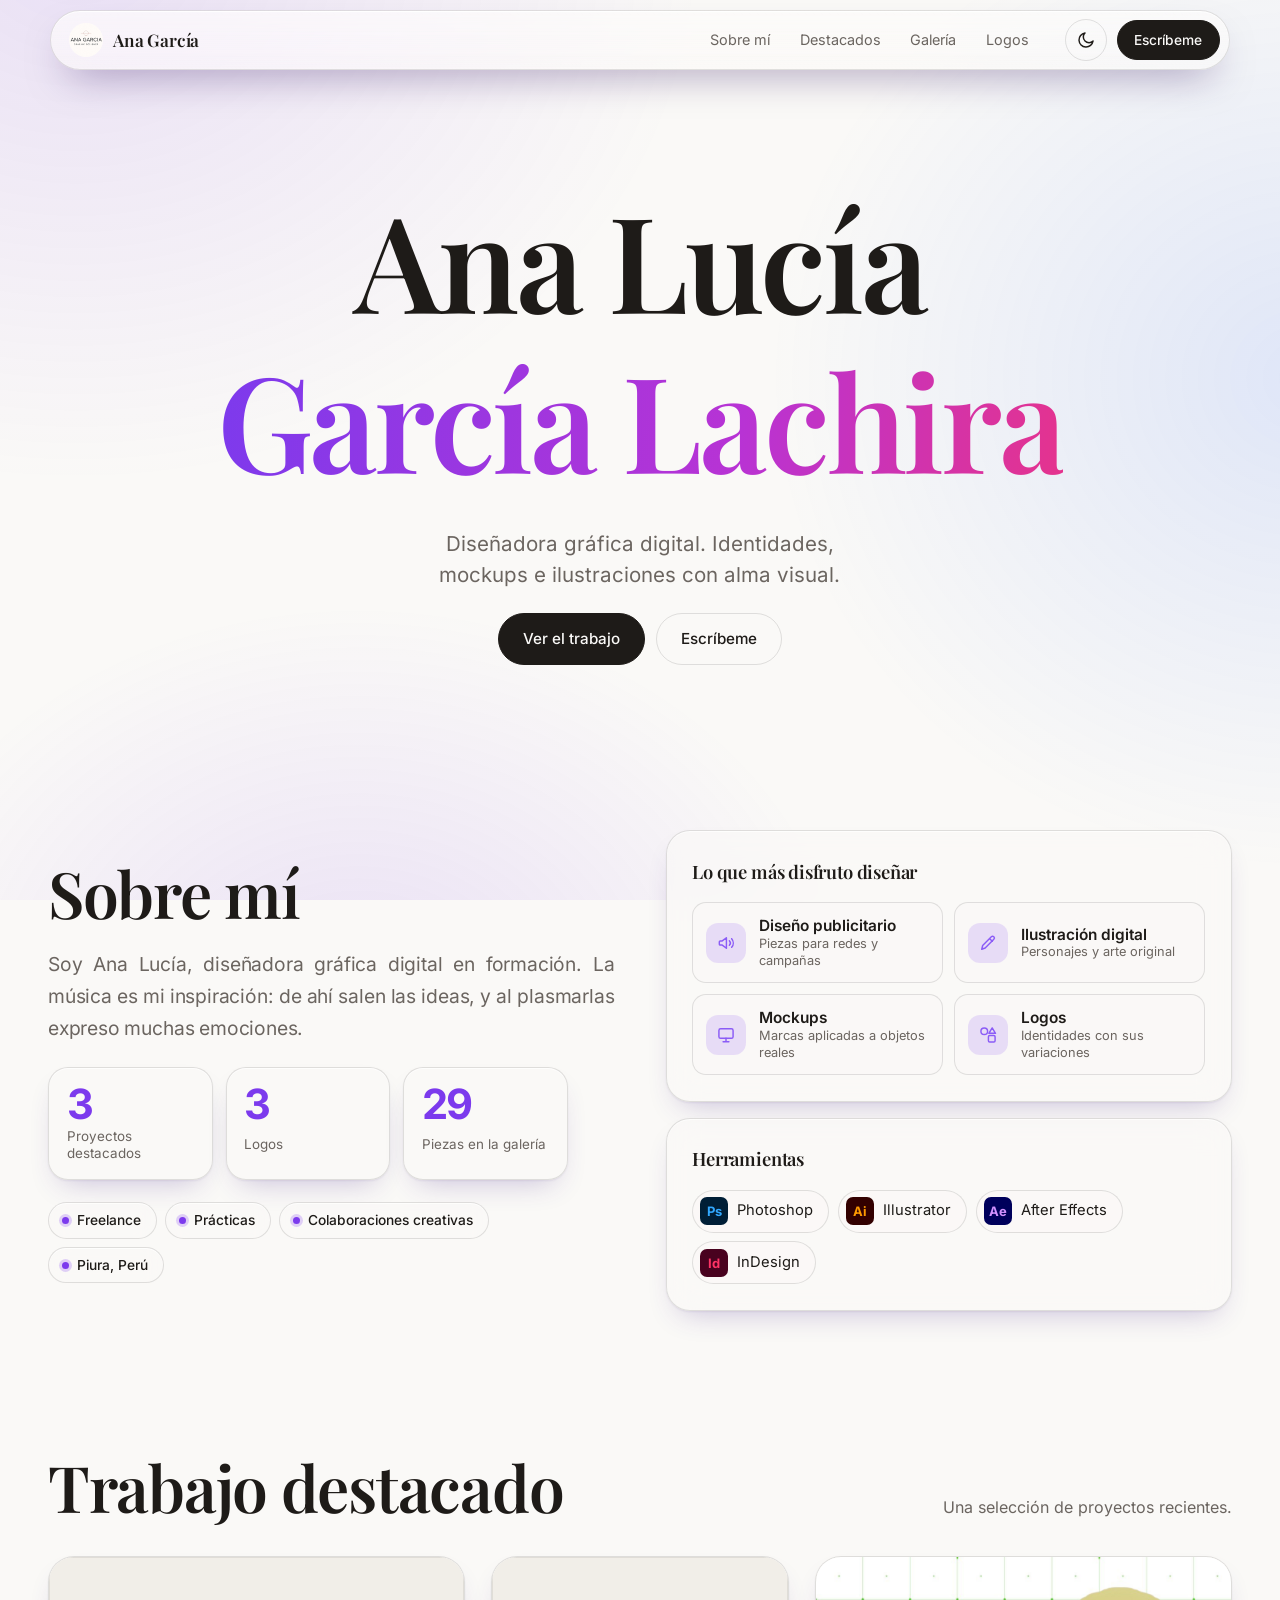
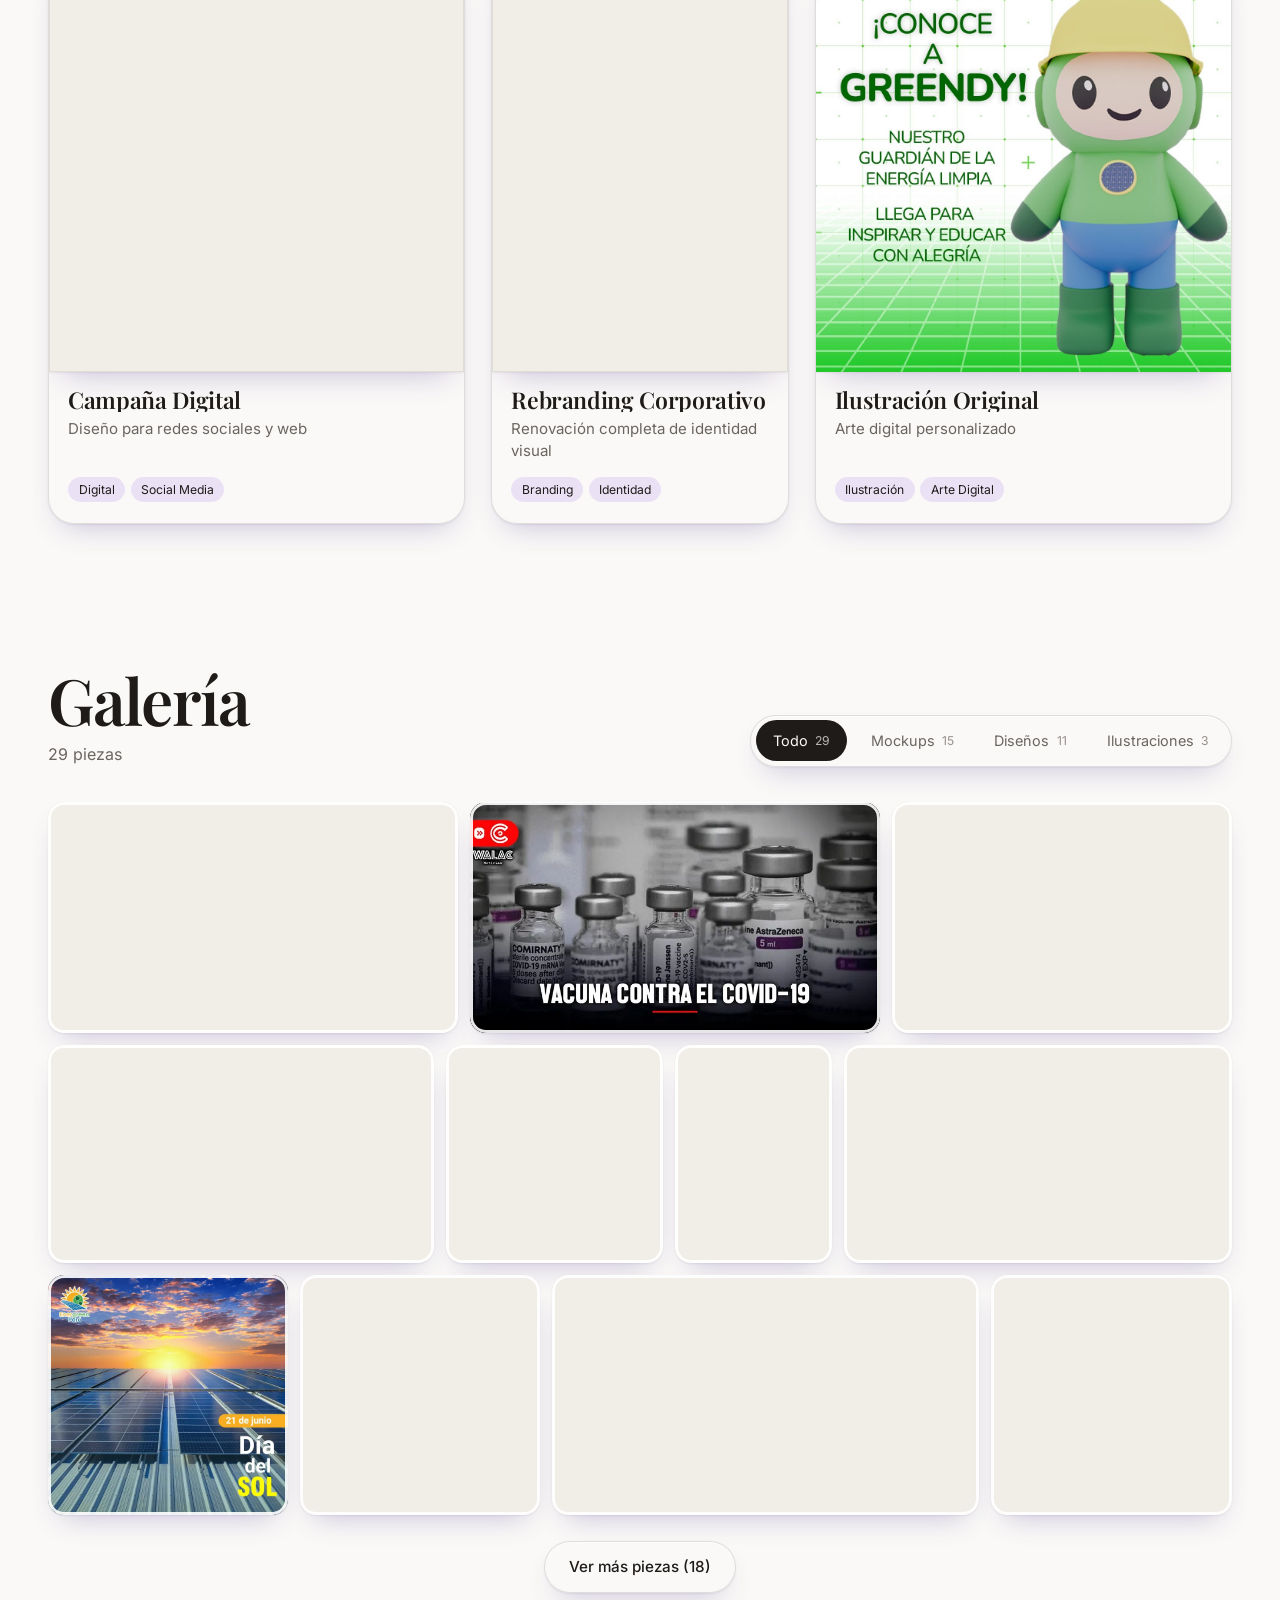
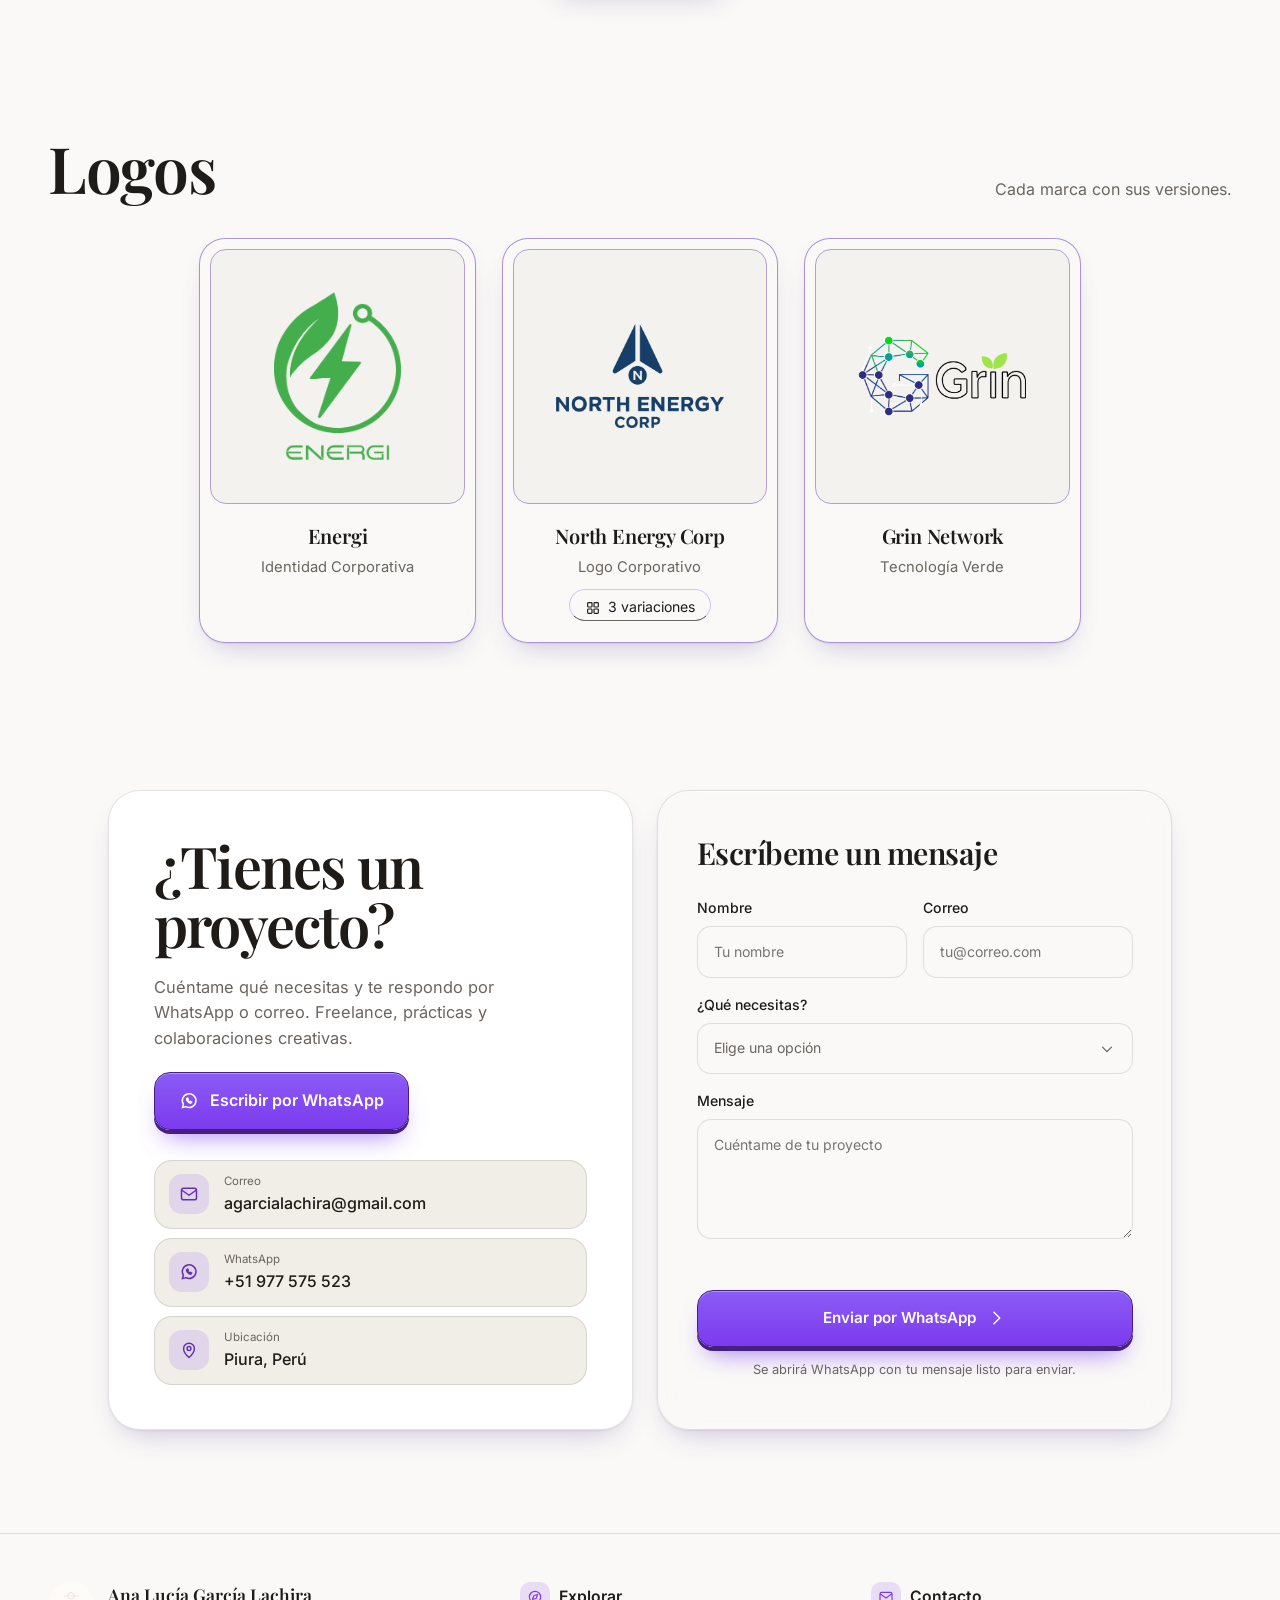
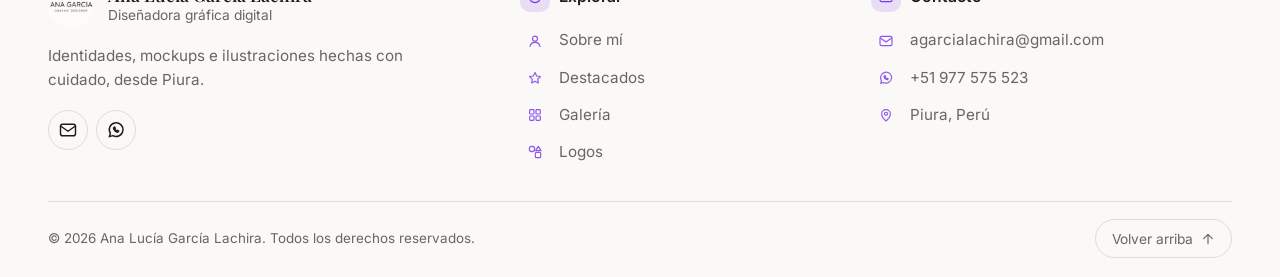
<file: index.html>
<!DOCTYPE html>
<html lang="es">
<head>
  <meta charset="UTF-8">
  <meta name="viewport" content="width=device-width, initial-scale=1.0, viewport-fit=cover">
  <title>Ana García — Diseñadora gráfica digital</title>
  <meta name="description" content="Ana Lucía García Lachira, diseñadora gráfica digital en Piura, Perú. Identidades, mockups, diseños e ilustraciones.">
  <meta name="author" content="Ana Lucía García Lachira">
  <meta name="theme-color" content="#FAF9F7">
  <meta property="og:title"       content="Ana García — Diseñadora gráfica digital">
  <meta property="og:description" content="Portfolio de identidades, mockups, diseños e ilustraciones.">
  <meta property="og:image"       content="https://ana-garcia-lachira.vercel.app/icons/og-image.png">
  <meta property="og:image:width" content="1200">
  <meta property="og:image:height" content="630">
  <meta property="og:url"         content="https://ana-garcia-lachira.vercel.app/">
  <meta property="og:locale"      content="es_PE">
  <meta property="og:site_name"   content="Ana García">
  <meta property="og:type"        content="website">
  <meta name="twitter:card"       content="summary_large_image">
  <meta name="twitter:image"      content="https://ana-garcia-lachira.vercel.app/icons/og-image.png">
  <link rel="canonical" href="https://ana-garcia-lachira.vercel.app/">
  <link rel="icon" type="image/png" sizes="32x32" href="icons/favicon-32.png">
  <link rel="icon" type="image/png" sizes="192x192" href="icons/favicon-192.png">
  <link rel="apple-touch-icon" href="icons/apple-touch-icon.png">
  <link rel="preload" href="fonts/playfair.woff2" as="font" type="font/woff2" crossorigin>
  <link rel="preload" href="fonts/inter.woff2" as="font" type="font/woff2" crossorigin>
  <link rel="preconnect" href="https://gxpcujfjvlqecpnipkly.supabase.co" crossorigin>
  <link rel="stylesheet" href="style.css">
  <script src="config.js"></script>
  <script>
    /* Pide los datos ya, sin esperar a que cargue main.js */
    (function () {
      var C = window.PORTFOLIO_CONFIG || {}, P = window.__pre = {};
      P.local = fetch('data/local-content.json').then(function (r) { return r.json(); });
      P.local.catch(function () {});
      if (!C.SUPABASE_URL || !C.SUPABASE_ANON) return;
      ['works?select=*&visible=eq.true&order=sort_order.asc,created_at.asc', 'work_assets?select=*&order=sort_order.asc',
       'pdf_documents?select=*&visible=eq.true&order=sort_order.asc,created_at.asc', 'site_settings?select=key,value'].forEach(function (p) {
        var q = fetch(C.SUPABASE_URL + '/rest/v1/' + p, { headers: { apikey: C.SUPABASE_ANON, Authorization: 'Bearer ' + C.SUPABASE_ANON } })
          .then(function (r) { if (!r.ok) throw 0; return r.json(); });
        q.catch(function () {}); P[p] = q;
      });
    })();
  </script>
  <script>
    (function () {
      document.documentElement.classList.add('js');
      var t = null;
      try { t = localStorage.getItem('ag_theme'); } catch (e) {}
      if (!t) t = window.matchMedia && matchMedia('(prefers-color-scheme: light)').matches ? 'light' : 'dark';
      document.documentElement.setAttribute('data-theme', t);
      var m = document.querySelector('meta[name="theme-color"]'); if (m) m.setAttribute('content', t === 'dark' ? '#070608' : '#FAF9F7');
    })();
  </script>
</head>
<body>

<!-- Íconos (un solo juego, trazo uniforme) -->
<svg width="0" height="0" style="position:absolute" aria-hidden="true">
  <defs>
    <symbol id="i-sun" viewBox="0 0 24 24"><circle cx="12" cy="12" r="4"/><path d="M12 2.5v2M12 19.5v2M4.6 4.6l1.4 1.4M18 18l1.4 1.4M2.5 12h2M19.5 12h2M4.6 19.4 6 18M18 6l1.4-1.4"/></symbol>
    <symbol id="i-moon" viewBox="0 0 24 24"><path d="M20.5 13.2A8.5 8.5 0 1 1 10.8 3.5a6.8 6.8 0 0 0 9.7 9.7z"/></symbol>
    <symbol id="i-x" viewBox="0 0 24 24"><path d="M6 6l12 12M18 6 6 18"/></symbol>
    <symbol id="i-left" viewBox="0 0 24 24"><path d="M14.5 5 7.5 12l7 7"/></symbol>
    <symbol id="i-right" viewBox="0 0 24 24"><path d="m9.5 5 7 7-7 7"/></symbol>
    <symbol id="i-zoom" viewBox="0 0 24 24"><circle cx="10.500" cy="10.500" r="6"/><path d="M15 15l5 5M10.500 8v5M8 10.500h5"/></symbol>
    <symbol id="i-down" viewBox="0 0 24 24"><path d="M6 9.500l6 6 6-6"/></symbol>
    <symbol id="i-user" viewBox="0 0 24 24"><circle cx="12" cy="8.500" r="3.800"/><path d="M4.500 20c.8-3.900 3.800-6 7.500-6s6.700 2.100 7.500 6"/></symbol>
    <symbol id="i-star" viewBox="0 0 24 24"><path d="M12 3.800l2.500 5.200 5.700.8-4.100 4 1 5.700-5.100-2.700-5.100 2.700 1-5.700-4.100-4 5.700-.8z"/></symbol>
    <symbol id="i-doc" viewBox="0 0 24 24"><path d="M14 3.500H7.500a1.500 1.500 0 0 0-1.500 1.500v14a1.500 1.500 0 0 0 1.500 1.500h9a1.500 1.500 0 0 0 1.500-1.500V7.500z"/><path d="M14 3.500v4h4M9 12.500h6M9 16h4"/></symbol>
    <symbol id="i-compass" viewBox="0 0 24 24"><circle cx="12" cy="12" r="8.500"/><path d="M15.800 8.200l-1.900 5.700-5.700 1.900 1.900-5.700z"/></symbol>
    <symbol id="i-plus" viewBox="0 0 24 24"><path d="M12 5v14M5 12h14"/></symbol>
    <symbol id="i-minus" viewBox="0 0 24 24"><path d="M5 12h14"/></symbol>
    <symbol id="i-up" viewBox="0 0 24 24"><path d="M12 19V5M5.5 11.5 12 5l6.5 6.5"/></symbol>
    <symbol id="i-external" viewBox="0 0 24 24"><path d="M14 4.5h5.5V10M19.5 4.5 11 13M17.5 14v4.5a1 1 0 0 1-1 1h-10a1 1 0 0 1-1-1v-10a1 1 0 0 1 1-1H10"/></symbol>
    <symbol id="i-grid" viewBox="0 0 24 24"><rect x="4" y="4" width="6.5" height="6.5" rx="1.2"/><rect x="13.5" y="4" width="6.5" height="6.5" rx="1.2"/><rect x="4" y="13.5" width="6.5" height="6.5" rx="1.2"/><rect x="13.5" y="13.5" width="6.5" height="6.5" rx="1.2"/></symbol>
    <symbol id="i-mail" viewBox="0 0 24 24"><rect x="3" y="5" width="18" height="14" rx="2.5"/><path d="m3.5 7.5 8.5 6 8.5-6"/></symbol>
    <symbol id="i-chat" viewBox="0 0 24 24"><path d="M4 20l1.3-4A8.2 8.2 0 1 1 8.2 18.7L4 20z"/><path d="M9 9.5c.3 2.4 2.3 4.4 5 5.2l1.3-1.4-1.9-1-.9.8c-.8-.3-1.7-1.2-2-2l.8-.9-1-1.9z"/></symbol>
    <symbol id="i-pin" viewBox="0 0 24 24"><path d="M12 21s6.5-5.7 6.5-10.6a6.5 6.5 0 1 0-13 0C5.5 15.300 12 21 12 21z"/><circle cx="12" cy="10.2" r="2.3"/></symbol>
    <symbol id="i-insta" viewBox="0 0 24 24"><rect x="3.5" y="3.5" width="17" height="17" rx="5"/><circle cx="12" cy="12" r="3.8"/><circle cx="17" cy="7" r=".6"/></symbol>
    <symbol id="i-ads" viewBox="0 0 24 24"><path d="M4 10.5v3a1 1 0 0 0 1 1h2.5l5 3.8V5.7l-5 3.8H5a1 1 0 0 0-1 1z"/><path d="M16 9.2a4 4 0 0 1 0 5.6M18.800 6.800a8 8 0 0 1 0 10.400"/></symbol>
    <symbol id="i-pen" viewBox="0 0 24 24"><path d="M4.500 19.500 5.600 15 16 4.600a2.100 2.100 0 0 1 3 3L8.600 18l-4.100 1.500z"/><path d="m14 6.800 3.200 3.200"/></symbol>
    <symbol id="i-mock" viewBox="0 0 24 24"><rect x="3.500" y="4.500" width="17" height="11.500" rx="2"/><path d="M8.500 20h7M12 16v4"/></symbol>
    <symbol id="i-shapes" viewBox="0 0 24 24"><circle cx="7.500" cy="7.500" r="4"/><rect x="12.500" y="12.500" width="8" height="8" rx="1.500"/><path d="M17 3.500l4 6.500h-8z"/></symbol>
  </defs>
</svg>

<a class="skip-link" href="#contenido">Saltar al contenido</a>
<div class="progress" id="progress" aria-hidden="true"></div>

<!-- ── Navegación ───────────────────────────────────────────── -->
<header class="nav" id="nav">
  <div class="container nav-in">
    <a href="#inicio" class="brand" aria-label="Ana García, ir al inicio">
      <img src="imagenes/logo.png" alt="" width="34" height="34">
      <span>Ana García</span>
    </a>
    <nav class="nav-links" id="navLinks" aria-label="Secciones">
      <a href="#sobre-mi"   data-s="sobre-mi">Sobre mí</a>
      <a href="#destacados" data-s="destacados">Destacados</a>
      <a href="#galeria"    data-s="galeria">Galería</a>
      <a href="#logos"      data-s="logos">Logos</a>
      <a href="#guias"      data-s="guias">Guías</a>
    </nav>
    <button class="icon-btn theme-btn" id="themeToggle" aria-label="Cambiar entre modo claro y oscuro">
      <svg class="i i-sunx"><use href="#i-sun"/></svg>
      <svg class="i i-moonx"><use href="#i-moon"/></svg>
    </button>
    <a href="#contacto" class="btn btn-sm nav-cta">Escríbeme</a>
    <button class="icon-btn burger" id="burger" aria-label="Abrir menú" aria-expanded="false" aria-controls="menu"><span></span><span></span></button>
  </div>
</header>

<div class="menu" id="menu" hidden>
  <nav aria-label="Menú móvil">
    <a href="#sobre-mi">Sobre mí</a>
    <a href="#destacados">Destacados</a>
    <a href="#galeria">Galería</a>
    <a href="#logos">Logos</a>
    <a href="#guias">Guías</a>
    <a href="#contacto">Contacto</a>
  </nav>
</div>

<main id="contenido">

<!-- ── Inicio ───────────────────────────────────────────────── -->

<section class="hero" id="inicio" data-theme-section="inicio">
  <div class="container hero-main">
    <h1 class="name" id="heroName" aria-label="Ana Lucía García Lachira">
      <span class="line"><span class="ln">Ana Lucía</span></span>
      <span class="line v"><span class="ln">García Lachira</span></span>
    </h1>
    <div class="hero-foot">
      <p class="hero-lead">Diseñadora gráfica digital. Identidades, mockups e ilustraciones con alma visual.</p>
      <div class="hero-cta">
        <a class="btn" href="#galeria">Ver el trabajo</a>
        <a class="btn btn-line" href="#contacto">Escríbeme</a>
      </div>
    </div>
  </div>
</section>

<section class="section" id="sobre-mi" data-theme-section="sobre-mi">
  <div class="container about">
    <div class="about-main">
      <h2>Sobre mí</h2>
      <p class="about-lead">Soy Ana Lucía, diseñadora gráfica digital en formación. La música es mi inspiración: de ahí salen las ideas, y al plasmarlas expreso muchas emociones.</p>
      <div class="about-stats" id="aboutStats" aria-label="Resumen del portafolio"></div>
      <ul class="about-open" aria-label="Disponible para">
        <li>Freelance</li><li>Prácticas</li><li>Colaboraciones creativas</li><li>Piura, Perú</li>
      </ul>
    </div>
    <div class="about-side">
      <div class="panel">
        <h3>Lo que más disfruto diseñar</h3>
        <ul class="areas">
          <li><span class="ico"><svg class="i"><use href="#i-ads"/></svg></span><div><strong>Diseño publicitario</strong><small>Piezas para redes y campañas</small></div></li>
          <li><span class="ico"><svg class="i"><use href="#i-pen"/></svg></span><div><strong>Ilustración digital</strong><small>Personajes y arte original</small></div></li>
          <li><span class="ico"><svg class="i"><use href="#i-mock"/></svg></span><div><strong>Mockups</strong><small>Marcas aplicadas a objetos reales</small></div></li>
          <li><span class="ico"><svg class="i"><use href="#i-shapes"/></svg></span><div><strong>Logos</strong><small>Identidades con sus variaciones</small></div></li>
        </ul>
      </div>
      <div class="panel">
        <h3>Herramientas</h3>
        <ul class="tools">
          <li><svg class="ti" viewBox="0 0 28 28" aria-hidden="true"><rect width="28" height="28" rx="7" fill="#001E36"/><text x="14" y="19.200" text-anchor="middle" font-family="Inter,Arial,sans-serif" font-weight="700" font-size="13" fill="#31A8FF">Ps</text></svg>Photoshop</li>
          <li><svg class="ti" viewBox="0 0 28 28" aria-hidden="true"><rect width="28" height="28" rx="7" fill="#330000"/><text x="14" y="19.200" text-anchor="middle" font-family="Inter,Arial,sans-serif" font-weight="700" font-size="13" fill="#FF9A00">Ai</text></svg>Illustrator</li>
          <li><svg class="ti" viewBox="0 0 28 28" aria-hidden="true"><rect width="28" height="28" rx="7" fill="#00005B"/><text x="14" y="19.200" text-anchor="middle" font-family="Inter,Arial,sans-serif" font-weight="700" font-size="13" fill="#D291FF">Ae</text></svg>After Effects</li>
          <li><svg class="ti" viewBox="0 0 28 28" aria-hidden="true"><rect width="28" height="28" rx="7" fill="#49021F"/><text x="14" y="19.200" text-anchor="middle" font-family="Inter,Arial,sans-serif" font-weight="700" font-size="13" fill="#FF3366">Id</text></svg>InDesign</li>
        </ul>
      </div>
    </div>
  </div>
</section>

<section class="section" id="destacados" data-theme-section="destacados">
  <div class="container">
    <header class="sec-head">
      <h2>Trabajo destacado</h2>
      <p>Una selección de proyectos recientes.</p>
    </header>
    <div class="feat" id="featuredGrid"></div>
  </div>
</section>

<section class="section" id="galeria" data-theme-section="galeria">
  <div class="container">
    <header class="sec-head">
      <div><h2>Galería</h2><p id="galCount"></p></div>
      <div class="chips" id="chips" role="tablist" aria-label="Filtrar por tipo"></div>
    </header>
    <div class="justified" id="gallery" aria-live="polite"></div>
    <div class="more-row"><button class="btn btn-line" id="galLess" hidden>Ver menos</button>
      <button class="btn btn-line" id="galMore" hidden>Ver más piezas</button></div>
  </div>
</section>

<section class="section" id="logos" data-theme-section="logos">
  <div class="container">
    <header class="sec-head">
      <h2>Logos</h2>
      <p>Cada marca con sus versiones.</p>
    </header>
    <div class="logo-grid" id="logosGrid"></div>
  </div>
</section>

<section class="section" id="guias" data-theme-section="guias" hidden>
  <div class="container">
    <header class="sec-head">
      <h2>Guías de marca</h2>
    </header>
    <div class="guides" id="guides"></div>
  </div>
</section>

<section class="section contact" id="contacto" data-theme-section="contacto">
  <div class="container">
    <div class="cx">
      <div class="cx-intro">
        <span class="cx-orb o1" aria-hidden="true"></span><span class="cx-orb o2" aria-hidden="true"></span>
        <h2>¿Tienes un proyecto?</h2>
        <p class="cx-lead">Cuéntame qué necesitas y te respondo por WhatsApp o correo. Freelance, prácticas y colaboraciones creativas.</p>
        <a id="cWhatsBtn" class="cx-wa" href="https://wa.me/51977575523?text=Hola%20Ana%20Luc%C3%ADa%2C%20me%20interesa%20trabajar%20contigo" target="_blank" rel="noopener">
          <svg class="i"><use href="#i-chat"/></svg><span>Escribir por WhatsApp</span></a>
        <ul class="contact-list cx-ways">
          <li><span class="ico"><svg class="i"><use href="#i-mail"/></svg></span><span class="way"><small>Correo</small><a id="cEmail" href="mailto:agarcialachira@gmail.com">agarcialachira@gmail.com</a></span></li>
          <li><span class="ico"><svg class="i"><use href="#i-chat"/></svg></span><span class="way"><small>WhatsApp</small><a id="cWhats" href="https://wa.me/51977575523" target="_blank" rel="noopener">+51 977 575 523</a></span></li>
          <li><span class="ico"><svg class="i"><use href="#i-pin"/></svg></span><span class="way"><small>Ubicación</small><span>Piura, Perú</span></span></li>
        </ul>
      </div>
      <form class="form cx-form" id="contactForm" novalidate>
        <h3>Escríbeme un mensaje</h3>
        <div class="row2">
          <label>Nombre<input type="text" id="fName" required autocomplete="name" placeholder="Tu nombre"></label>
          <label>Correo<input type="email" id="fEmail" required autocomplete="email" placeholder="tu@correo.com"></label>
        </div>
        <label>¿Qué necesitas?
          <select id="fService" required>
            <option value="">Elige una opción</option>
            <option>Identidad de marca</option>
            <option>Diseño gráfico</option>
            <option>Mockups y presentaciones</option>
            <option>Ilustración</option>
            <option>Otro</option>
          </select>
        </label>
        <label>Mensaje<textarea id="fMessage" rows="4" placeholder="Cuéntame de tu proyecto" required></textarea></label>
        <p class="form-msg" id="formMsg" role="status"></p>
        <button type="submit" class="btn cx-send"><span>Enviar por WhatsApp</span><svg class="i"><use href="#i-right"/></svg></button>
        <p class="cx-note">Se abrirá WhatsApp con tu mensaje listo para enviar.</p>
      </form>
    </div>
  </div>
</section>
</main>

<footer class="footer">
  <div class="container">
    <div class="footer-grid">
      <div class="f-brand">
        <a href="#inicio" class="footer-brand" aria-label="Ana García, ir al inicio">
          <img src="imagenes/logo.png" alt="" width="46" height="46">
          <div><strong>Ana Lucía García Lachira</strong><span>Diseñadora gráfica digital</span></div>
        </a>
        <p class="f-text">Identidades, mockups e ilustraciones hechas con cuidado, desde Piura.</p>
        <div class="footer-social">
          <a id="fMail" class="icon-btn" href="mailto:agarcialachira@gmail.com" aria-label="Escribir por correo"><svg class="i"><use href="#i-mail"/></svg></a>
          <a id="fWa" class="icon-btn" href="https://wa.me/51977575523" target="_blank" rel="noopener" aria-label="Escribir por WhatsApp"><svg class="i"><use href="#i-chat"/></svg></a>
        </div>
      </div>
      <nav class="f-col" aria-label="Pie de página">
        <h3><span class="ico"><svg class="i"><use href="#i-compass"/></svg></span>Explorar</h3>
        <a href="#sobre-mi"><svg class="i"><use href="#i-user"/></svg>Sobre mí</a>
        <a href="#destacados"><svg class="i"><use href="#i-star"/></svg>Destacados</a>
        <a href="#galeria"><svg class="i"><use href="#i-grid"/></svg>Galería</a>
        <a href="#logos"><svg class="i"><use href="#i-shapes"/></svg>Logos</a>
        <a href="#guias"><svg class="i"><use href="#i-doc"/></svg>Guías</a>
      </nav>
      <div class="f-col">
        <h3><span class="ico"><svg class="i"><use href="#i-mail"/></svg></span>Contacto</h3>
        <a id="fMailT" href="mailto:agarcialachira@gmail.com"><svg class="i"><use href="#i-mail"/></svg><span>agarcialachira@gmail.com</span></a>
        <a id="fWaT" href="https://wa.me/51977575523" target="_blank" rel="noopener"><svg class="i"><use href="#i-chat"/></svg><span>+51 977 575 523</span></a>
        <p class="f-line"><svg class="i"><use href="#i-pin"/></svg><span>Piura, Perú</span></p>
      </div>
    </div>
    <div class="footer-bottom">
      <p class="copy">&copy; <span id="year">2026</span> Ana Lucía García Lachira. Todos los derechos reservados.</p>
      <a href="#inicio" class="to-top">Volver arriba <svg class="i"><use href="#i-up"/></svg></a>
    </div>
  </div>
</footer>

<!-- Variaciones de logo -->
<dialog class="dialog" id="logoDialog" aria-labelledby="logoDialogTitle">
  <div class="dialog-head">
    <div><h3 id="logoDialogTitle"></h3><p id="logoDialogDesc"></p></div>
    <button class="icon-btn" id="logoDialogClose" aria-label="Cerrar"><svg class="i"><use href="#i-x"/></svg></button>
  </div>
  <div class="variations" id="variations"></div>
</dialog>

<!-- Visor con zoom -->
<div class="viewer" id="viewer" role="dialog" aria-modal="true" aria-label="Visor de imágenes" hidden>
  <header class="v-top">
    <div class="v-title"><strong id="vTitle"></strong><span id="vCount"></span></div>
    <div class="v-tools">
      <button id="vZoomOut" aria-label="Alejar"><svg class="i"><use href="#i-minus"/></svg></button>
      <button id="vZoomLevel" class="v-level" aria-label="Ajustar a la pantalla">100%</button>
      <button id="vZoomIn" aria-label="Acercar"><svg class="i"><use href="#i-plus"/></svg></button>
      <a id="vOpen" href="#" target="_blank" rel="noopener" aria-label="Abrir imagen original en otra pestaña"><svg class="i"><use href="#i-external"/></svg></a>
      <button id="vThumbsBtn" aria-label="Mostrar u ocultar miniaturas" aria-pressed="true"><svg class="i"><use href="#i-grid"/></svg></button>
      <button id="vClose" aria-label="Cerrar visor"><svg class="i"><use href="#i-x"/></svg></button>
    </div>
  </header>
  <div class="v-stage" id="vStage"><img id="vImg" alt="" draggable="false"><span class="v-spin" aria-hidden="true"></span></div>
  <button class="v-nav v-prev" id="vPrev" aria-label="Anterior"><svg class="i"><use href="#i-left"/></svg></button>
  <button class="v-nav v-next" id="vNext" aria-label="Siguiente"><svg class="i"><use href="#i-right"/></svg></button>
  <div class="v-thumbs" id="vThumbs"></div>
</div>

<script src="main.js"></script>
</body>
</html>
</file>
<file: style.css>
/* ============================================================
   Portfolio Ana García — v3
   Idea: el trabajo es el color; la interfaz es el marco.
   Negro puro + aurora con los tonos de sus propias piezas.
   Variables sobrescribibles desde el panel (site_settings.theme).
   ============================================================ */
@font-face{font-family:'Playfair';src:url(fonts/playfair.woff2) format('woff2');font-weight:400 900;font-display:swap}
@font-face{font-family:'Inter';src:url(fonts/inter.woff2) format('woff2');font-weight:100 900;font-display:swap}

@property --g1{syntax:'<color>';inherits:true;initial-value:transparent}
@property --g2{syntax:'<color>';inherits:true;initial-value:transparent}
:root{
  --f-display:'Playfair',Georgia,serif;
  --f-body:'Inter',system-ui,-apple-system,sans-serif;
  --accent:#7C3AED; --accent-2:#8B5CF6;
  --bg:#FAF9F7; --card:#FFFFFF; --soft:#F1EEE8;
  --text:#1E1B18; --text-2:#6B6560; --line:rgba(30,27,24,.12);
  --hue1:#7C3AED; --hue2:#2E6BFF; --hue3:#19B26B; --hue4:#FF7A2E; --hue5:#E5338D;
  --ta:13%;
  --r:18px; --ri:16px; --max:1320px; --pad:clamp(1.1rem,4.2vw,3rem);
  --ease:cubic-bezier(.22,1,.36,1);
  --paper:#F4F2EE;
  --edge:rgba(30,27,24,.08);
  --sh:0 1px 2px rgba(40,20,80,.07),0 14px 30px -14px rgba(70,40,140,.30);
  --sh-hover:0 2px 4px rgba(40,20,80,.09),0 28px 48px -16px rgba(100,50,220,.42);
  --glass:color-mix(in srgb,var(--bg) 62%,transparent);
  --glass-edge:rgba(255,255,255,.75);
  transition:--g1 1.6s ease,--g2 1.6s ease;
  color-scheme:light;
}
[data-theme="dark"]{
  --accent-2:#A78BFA;
  --bg:#070608; --card:#0F0D12; --soft:#17141C;
  --text:#F4F0EA; --text-2:#A8A1B0; --line:rgba(255,255,255,.13);
  --ta:30%;
  --edge:rgba(255,255,255,.14);
  --sh:0 1px 0 rgba(255,255,255,.05),0 20px 40px -16px rgba(0,0,0,.95);
  --sh-hover:0 1px 0 rgba(255,255,255,.08),0 30px 56px -16px rgba(0,0,0,1),0 0 52px -10px color-mix(in srgb,var(--hue1) 55%,transparent);
  --glass:color-mix(in srgb,var(--bg) 55%,transparent);
  --glass-edge:rgba(255,255,255,.18);
  color-scheme:dark;
}
/* Fondo de tonos: cambia suavemente de color según la sección */
:root,[data-tint="a"]{--g1:color-mix(in srgb,var(--hue1) var(--ta),transparent);--g2:color-mix(in srgb,var(--hue2) var(--ta),transparent)}
[data-tint="b"]{--g1:color-mix(in srgb,var(--hue1) var(--ta),transparent);--g2:color-mix(in srgb,var(--hue5) var(--ta),transparent)}
[data-tint="c"]{--g1:color-mix(in srgb,var(--hue2) var(--ta),transparent);--g2:color-mix(in srgb,var(--hue3) var(--ta),transparent)}
[data-tint="d"]{--g1:color-mix(in srgb,var(--hue4) var(--ta),transparent);--g2:color-mix(in srgb,var(--hue5) var(--ta),transparent)}
[data-tint="e"]{--g1:color-mix(in srgb,var(--hue3) var(--ta),transparent);--g2:color-mix(in srgb,var(--hue2) var(--ta),transparent)}
[data-tint="f"]{--g1:color-mix(in srgb,var(--hue5) var(--ta),transparent);--g2:color-mix(in srgb,var(--hue1) var(--ta),transparent)}
[data-tint="g"]{--g1:color-mix(in srgb,var(--hue1) var(--ta),transparent);--g2:color-mix(in srgb,var(--hue4) var(--ta),transparent)}

*,*::before,*::after{margin:0;padding:0;box-sizing:border-box}
[hidden]{display:none!important}
html{scroll-behavior:smooth;scroll-padding-top:76px;-webkit-text-size-adjust:100%}
body{font-family:var(--f-body);font-size:1rem;line-height:1.6;background:var(--bg);color:var(--text);overflow-x:hidden;-webkit-font-smoothing:antialiased}
body.no-scroll{overflow:hidden}
img{display:block;max-width:100%;height:auto}
a{color:inherit;text-decoration:none}
button{font:inherit;color:inherit;background:none;border:0;cursor:pointer}
ul{list-style:none}
::selection{background:var(--accent);color:var(--on-accent,#fff)}
:focus-visible{outline:2px solid var(--accent-2);outline-offset:3px;border-radius:6px}
.i{width:20px;height:20px;fill:none;stroke:currentColor;stroke-width:1.75;stroke-linecap:round;stroke-linejoin:round;flex:none}
.container{max-width:var(--max);margin:0 auto;padding:0 var(--pad)}
.skip-link{position:fixed;left:1rem;top:-4rem;z-index:300;background:var(--accent);color:var(--on-accent,#fff);padding:.6rem 1rem;border-radius:8px;transition:top .2s}
.skip-link:focus{top:1rem}

/* ── Fondo ─────────────────────────────────────────────────── */
body::before{content:'';position:fixed;inset:0;z-index:0;pointer-events:none;background:radial-gradient(70vmax 60vmax at 6% -6%,var(--g1),transparent 70%),radial-gradient(60vmax 55vmax at 102% 42%,var(--g2),transparent 70%),radial-gradient(55vmax 45vmax at 28% 112%,var(--g1),transparent 70%)}
main,.footer{position:relative;z-index:2}
.grain,.aurora,.cur{display:none!important}
.progress{position:fixed;inset:0 0 auto 0;height:3px;z-index:120;background:linear-gradient(90deg,var(--hue1),var(--hue2),var(--hue3),var(--hue4),var(--hue5));transform:scaleX(0);transform-origin:0 50%}

/* ── Botones ───────────────────────────────────────────────── */
.btn{display:inline-flex;align-items:center;justify-content:center;gap:.5rem;padding:.8rem 1.5rem;border-radius:999px;background:var(--text);color:var(--bg);font-weight:500;font-size:.95rem;border:1px solid var(--text);transition:transform .3s var(--ease),background .25s,color .25s,border-color .25s}
.btn:hover{transform:translateY(-2px);background:var(--accent);border-color:var(--accent);color:var(--on-accent,#fff)}
.btn-line{background:transparent;color:var(--text);border-color:var(--line)}
.btn-line:hover{background:var(--text);border-color:var(--text);color:var(--bg)}
.btn-sm{padding:.5rem 1.05rem;font-size:.86rem}
.btn-wa{background:#0E9F5B;border-color:#0E9F5B;color:#fff}
.btn-wa:hover{background:#0B8449;border-color:#0B8449}
.icon-btn{display:inline-grid;place-items:center;width:42px;height:42px;border-radius:50%;border:1px solid transparent;transition:background .2s,border-color .2s,transform .3s var(--ease)}
.icon-btn:hover{background:var(--soft);border-color:var(--line)}

/* ── Navegación ────────────────────────────────────────────── */
.nav{position:fixed;inset:0 0 auto 0;z-index:80;transition:transform .45s var(--ease),background .3s,border-color .3s;border-bottom:1px solid transparent}
.nav.hide{transform:translateY(-110%)}
.nav.scrolled{background:color-mix(in srgb,var(--bg) 70%,transparent);-webkit-backdrop-filter:blur(18px) saturate(1.5);backdrop-filter:blur(18px) saturate(1.5);border-bottom-color:var(--line)}
.nav-in{display:flex;align-items:center;gap:.6rem;height:68px}
.brand{display:flex;align-items:center;gap:.65rem;font-family:var(--f-display);font-weight:650;font-size:1.08rem;letter-spacing:-.02em;margin-right:auto}
.brand img{border-radius:50%;object-fit:cover}
.nav-links{display:none;gap:.15rem;margin-right:.8rem}
.nav-links a{padding:.45rem .85rem;border-radius:999px;font-size:.9rem;color:var(--text-2);transition:color .2s,background .2s}
.nav-links a:hover{color:var(--text)}
.nav-links a.active{color:var(--text);background:var(--soft)}
.nav-cta{display:none}
.theme-btn{position:relative;border-color:var(--line)}
.theme-btn .i{position:absolute;transition:transform .6s var(--ease),opacity .35s}
.i-sunx{opacity:0;transform:rotate(-90deg) scale(.4)}
[data-theme="dark"] .i-sunx{opacity:1;transform:none}
[data-theme="dark"] .i-moonx{opacity:0;transform:rotate(90deg) scale(.4)}
.burger{display:inline-flex;flex-direction:column;gap:6px;justify-content:center;align-items:center}
.burger span{width:18px;height:1.75px;background:currentColor;border-radius:2px;transition:transform .35s var(--ease)}
.burger.open span:first-child{transform:translateY(3.9px) rotate(45deg)}
.burger.open span:last-child{transform:translateY(-3.9px) rotate(-45deg)}
@media (min-width:640px){.nav-cta{display:inline-flex}}
@media (min-width:1040px){.nav-links{display:flex}.burger{display:none}}
.menu{position:fixed;inset:0;z-index:70;background:color-mix(in srgb,var(--bg) 96%,transparent);-webkit-backdrop-filter:blur(20px);backdrop-filter:blur(20px);display:flex;align-items:center;padding:5.5rem var(--pad) 2rem}
.menu nav{display:grid;gap:.1rem;width:100%}
.menu a{font-family:var(--f-display);font-weight:600;font-size:clamp(2.2rem,11vw,3.6rem);letter-spacing:-.04em;line-height:1.15;padding:.2rem 0;border-bottom:1px solid var(--line);animation:menuIn .6s var(--ease) both}
.menu a:nth-child(2){animation-delay:.04s}.menu a:nth-child(3){animation-delay:.08s}.menu a:nth-child(4){animation-delay:.12s}.menu a:nth-child(5){animation-delay:.16s}.menu a:nth-child(6){animation-delay:.2s}
@keyframes menuIn{from{opacity:0;transform:translateY(18px)}}

/* ── Inicio ────────────────────────────────────────────────── */
.hero{position:relative;z-index:2;min-height:min(100svh,760px);display:flex;flex-direction:column;padding-top:96px}
.hero-main{flex:1;display:flex;flex-direction:column;justify-content:center;align-items:center;text-align:center;padding-block:1.5rem 2rem}
.name{font-family:var(--f-display);font-weight:600;font-size:clamp(2.3rem,10.4vw,9.5rem);line-height:1.02;letter-spacing:-.025em;display:flex;flex-direction:column;align-items:center}
.name .line{display:block;overflow:hidden;padding:.06em .12em .12em}
.name .ln{display:inline-block;transform:translateY(106%);animation:rise 1.1s var(--ease) forwards}
.name .line:nth-child(2) .ln{animation-delay:.14s}
.name .v .ln{background:linear-gradient(100deg,var(--accent),#B833D4 62%,var(--hue5));-webkit-background-clip:text;background-clip:text;color:transparent}
@keyframes rise{to{transform:none}}
.hero-foot{display:grid;justify-items:center;gap:1.4rem;margin-top:clamp(1.2rem,3vh,2.2rem)}
.hero-lead{font-size:clamp(1.05rem,1.6vw,1.3rem);max-width:34ch;line-height:1.5;color:var(--text-2)}
.hero-cta{display:flex;flex-wrap:wrap;justify-content:center;gap:.7rem}
.hero-meta{display:flex;align-items:center;gap:.6rem;font-size:.88rem;color:var(--text-2)}
.live{width:8px;height:8px;border-radius:50%;background:var(--hue3);box-shadow:0 0 0 4px color-mix(in srgb,var(--hue3) 28%,transparent)}

.strip{--sh-h:clamp(120px,22vh,230px);overflow:hidden;padding:1rem 0 2.2rem;-webkit-mask-image:linear-gradient(90deg,transparent,#000 6%,#000 94%,transparent);mask-image:linear-gradient(90deg,transparent,#000 6%,#000 94%,transparent)}
.strip-track{display:flex;width:max-content;animation:strip 90s linear infinite}
.strip:hover .strip-track{animation-play-state:paused}
.strip li{flex:none;height:var(--sh-h);margin-right:14px}
.strip button{position:relative;display:block;width:100%;height:100%;overflow:hidden;background:var(--soft)}
.strip img{width:100%;height:100%;object-fit:cover;transition:transform .7s var(--ease)}
@keyframes strip{to{transform:translateX(-50%)}}

/* ── Secciones ─────────────────────────────────────────────── */
.section{position:relative;padding:clamp(2.6rem,5.5vw,4.6rem) 0;background:var(--sec-bg,transparent);color:var(--sec-text,var(--text))}
.sec-head{display:flex;justify-content:space-between;align-items:flex-end;gap:1rem 2rem;flex-wrap:wrap;margin-bottom:clamp(1.4rem,3vw,2.2rem)}
.sec-head h2,.about-main h2{font-family:var(--f-display);font-weight:620;font-size:clamp(2.1rem,5vw,4.1rem);line-height:1;letter-spacing:-.04em}
.sec-head p{color:var(--text-2);margin-top:.5rem;max-width:44ch}
.more-row{display:flex;justify-content:center;margin-top:2.2rem}

/* Destacados: piezas completas, sin recortes */
.feat{display:grid;gap:clamp(4rem,9vw,8rem)}
.feat-item{display:grid;gap:clamp(1.2rem,3vw,3rem);align-items:center}
@media (min-width:900px){
  .feat-item{grid-template-columns:minmax(0,1.4fr) minmax(0,1fr)}
  .feat-item:nth-child(even){grid-template-columns:minmax(0,1fr) minmax(0,1.4fr)}
  .feat-item:nth-child(even) .feat-media{order:2}
}
.feat-media{display:grid;place-items:center}
.feat-media{display:block;max-width:100%;border-radius:8px;overflow:hidden;background:var(--soft)}
.feat-media img{width:auto;height:auto;max-width:100%;max-height:min(80vh,880px);margin:auto;transition:transform .9s var(--ease)}
.feat-media:hover img{transform:scale(1.025)}
.feat-text{max-width:38ch}
.feat-text h3{font-family:var(--f-display);font-weight:620;font-size:clamp(1.7rem,3.2vw,2.8rem);line-height:1.04;letter-spacing:-.035em;margin-bottom:.8rem}
.feat-text p{color:var(--text-2)}
.feat-tags{margin-top:.9rem;font-size:.88rem;color:var(--text-2)}
.feat-text .btn{margin-top:1.4rem}

/* Galería: filas justificadas (cualquier proporción) */
.chips{display:flex;gap:.4rem;overflow-x:auto;scrollbar-width:none;max-width:100%;padding:2px}
.chips::-webkit-scrollbar{display:none}
.chip{flex:none;display:inline-flex;align-items:center;gap:.45rem;padding:.5rem 1rem;border-radius:999px;border:1px solid var(--line);font-size:.9rem;color:var(--text-2);transition:background .25s,color .25s,border-color .25s}
.chip small{font-size:.76rem;opacity:.7}
.chip:hover{color:var(--text);border-color:var(--text-2)}
.chip[aria-selected="true"]{background:var(--text);color:var(--bg);border-color:var(--text)}
.justified{display:flex;flex-direction:column;gap:12px;transition:opacity .22s}
.justified.swap{opacity:0}
.jrow{display:flex;gap:12px}
.tile{position:relative;flex:none;overflow:hidden;border-radius:6px;background:var(--soft);cursor:pointer}
.tile img{position:absolute;inset:0;width:100%;height:100%;object-fit:cover;opacity:0;transform:scale(1.02);transition:opacity .6s,transform .8s var(--ease)}
.tile.ok img{opacity:1;transform:none}
.tile:hover img{transform:scale(1.045)}
.tile .cap{position:absolute;left:0;right:0;bottom:0;padding:1.6rem .8rem .6rem;font-size:.8rem;color:#fff;background:linear-gradient(to top,rgba(0,0,0,.7),transparent);opacity:0;transition:opacity .3s}
.tile:hover .cap,.tile:focus-visible .cap{opacity:1}
@media (max-width:700px){.justified,.jrow{gap:8px}}

/* Logos: fichas iguales para cualquier proporción */
.logo-grid{display:grid;grid-template-columns:repeat(auto-fill,minmax(min(100%,250px),1fr));gap:clamp(1rem,2vw,1.6rem)}
.logo-card{min-width:0}
.logo-tile{display:grid;place-items:center;width:100%;aspect-ratio:1;padding:17%;background:var(--paper);border-radius:var(--r);border:1px solid var(--line);transition:transform .45s var(--ease)}
.logo-tile:hover{transform:translateY(-5px)}
.logo-tile img{max-width:100%;max-height:100%;width:auto;height:auto;object-fit:contain}
.logo-meta{padding:.9rem .2rem 0;display:grid;gap:.1rem;justify-items:start}
.logo-meta h3{font-family:var(--f-display);font-weight:600;font-size:1.2rem;letter-spacing:-.02em}
.logo-meta p{color:var(--text-2);font-size:.92rem}
.logo-meta button{margin-top:.35rem;font-size:.88rem;color:var(--text);border-bottom:1px solid var(--text-2);padding-bottom:1px}
.logo-meta button:hover{border-color:var(--accent-2);color:var(--accent-2)}
@media (max-width:640px){
  .logo-grid{display:flex;overflow-x:auto;scroll-snap-type:x mandatory;gap:.9rem;margin-inline:calc(var(--pad) * -1);padding:0 var(--pad) .4rem;scroll-padding-inline:var(--pad);scrollbar-width:none}
  .logo-grid::-webkit-scrollbar{display:none}
  .logo-card{flex:0 0 78%;scroll-snap-align:center}
}

/* Variaciones (diálogo) */
.dialog{margin:auto;border:1px solid var(--line);border-radius:22px;background:var(--bg);color:var(--text);padding:0;width:min(960px,93vw);max-height:90vh;overflow:auto;box-shadow:0 40px 120px rgba(0,0,0,.45)}
.dialog[open]{animation:pop .45s var(--ease)}
.dialog::backdrop{background:rgba(0,0,0,.6);-webkit-backdrop-filter:blur(8px);backdrop-filter:blur(8px)}
@keyframes pop{from{opacity:0;transform:translateY(16px) scale(.97)}}
.dialog-head{position:sticky;top:0;z-index:1;display:flex;justify-content:space-between;gap:1rem;align-items:flex-start;padding:1.2rem 1.4rem;background:var(--bg);border-bottom:1px solid var(--line)}
.dialog-head h3{font-family:var(--f-display);font-weight:620;font-size:1.6rem;letter-spacing:-.03em;line-height:1.1}
.dialog-head p{color:var(--text-2);font-size:.92rem}
.variations{display:grid;grid-template-columns:repeat(auto-fit,minmax(min(100%,250px),1fr));gap:1rem;padding:1.4rem}
.v-card{min-width:0}
.v-img{display:grid;place-items:center;aspect-ratio:4/3;padding:13%;background:var(--paper);border-radius:var(--r)}
.v-img img{max-width:100%;max-height:100%;object-fit:contain}
.v-card.on-dark .v-img{background:#0A0A0C}
.v-card figcaption{margin-top:.55rem;font-size:.88rem;color:var(--text-2)}

/* Guías */
.guides{display:grid;gap:1.8rem}
@media (min-width:980px){.guides{grid-template-columns:300px minmax(0,1fr);gap:3rem;align-items:start}.g-list{position:sticky;top:92px}}
.g-list{display:grid;gap:.6rem;min-width:0}
@media (max-width:979px){.g-list{display:flex;overflow-x:auto;scrollbar-width:none}.g-list::-webkit-scrollbar{display:none}.g-tab{flex:0 0 min(80%,300px)}}
.g-tab{display:flex;align-items:center;gap:.9rem;padding:.65rem;text-align:left;border:1px solid var(--line);border-radius:var(--r);transition:background .25s,border-color .25s}
.g-tab:hover{border-color:var(--text-2)}
.g-tab[aria-selected="true"]{background:var(--soft);border-color:var(--text-2)}
.g-cover{flex:none;width:52px;height:66px;border-radius:6px;overflow:hidden;background:var(--soft);display:grid;place-items:center;color:var(--text-2)}
.g-cover img{width:100%;height:100%;object-fit:cover}
.g-text{display:grid;min-width:0}
.g-text strong{font-weight:600;font-size:.96rem;line-height:1.25}
.g-text small{color:var(--text-2);font-size:.8rem}
.stage-head{display:flex;justify-content:space-between;align-items:flex-start;gap:1rem 2rem;flex-wrap:wrap;margin-bottom:1.4rem}
.stage-head h3{font-family:var(--f-display);font-weight:620;font-size:clamp(1.6rem,3vw,2.4rem);letter-spacing:-.035em;line-height:1.05}
.stage-head p{color:var(--text-2);max-width:52ch;margin-top:.5rem}
.facts{display:flex;gap:.4rem 1.4rem;flex-wrap:wrap;margin-top:.8rem;font-size:.88rem;color:var(--text-2)}
.pages{display:flex;gap:12px;overflow-x:auto;padding:4px 2px 1rem;scroll-snap-type:x proximity;scrollbar-width:thin}
.pg{position:relative;flex:none;height:clamp(180px,26vw,280px);border-radius:6px;overflow:hidden;background:var(--soft);scroll-snap-align:start}
.pg img{height:100%;width:auto;max-width:none;transition:transform .7s var(--ease)}
.pg:hover img{transform:scale(1.04)}
.pg b{position:absolute;left:8px;bottom:8px;font-size:.72rem;font-weight:500;padding:.1rem .55rem;border-radius:999px;background:rgba(0,0,0,.62);color:#fff}
.pg-more{display:grid;place-items:center;padding:0 1.6rem;border:1px dashed var(--text-2);background:transparent;font-family:var(--f-display);font-weight:600;font-size:1.2rem;letter-spacing:-.02em}
.pg-more:hover{background:var(--soft)}
.skeleton{height:clamp(180px,26vw,280px);border-radius:6px;background:linear-gradient(100deg,var(--soft) 30%,var(--card) 50%,var(--soft) 70%);background-size:200% 100%;animation:shimmer 1.4s linear infinite}
@keyframes shimmer{to{background-position:-200% 0}}
.empty{padding:1.6rem;border:1px dashed var(--line);border-radius:var(--r);color:var(--text-2)}

/* Sobre mí */
.about{display:grid;gap:clamp(2.2rem,5vw,5rem)}
@media (min-width:920px){.about{grid-template-columns:1.25fr 1fr}}
.about-lead{font-family:var(--f-display);font-weight:500;font-size:clamp(1.5rem,2.7vw,2.4rem);line-height:1.22;letter-spacing:-.025em;margin-top:1.4rem;max-width:26ch}
.about-facts{margin-top:1.6rem;color:var(--text-2);font-size:.95rem}
.about-side{display:grid;gap:2.2rem;align-content:start;padding-top:.4rem}
.about-side h3{font-size:.95rem;font-weight:600;margin-bottom:.9rem}
.areas{display:grid}
.areas li{display:flex;align-items:center;gap:.9rem;padding:.9rem 0;border-top:1px solid var(--line);font-size:1.02rem}
.areas li:last-child{border-bottom:1px solid var(--line)}
.areas .i{color:var(--accent-2)}
.tools{display:flex;flex-wrap:wrap;gap:.55rem}
.tools li{display:inline-flex;align-items:center;gap:.5rem;padding:.5rem .95rem .5rem .7rem;border:1px solid var(--line);border-radius:999px;font-size:.92rem}

/* Contacto */
.contact-title{font-family:var(--f-display);font-weight:640;font-size:clamp(2.4rem,7vw,6rem);line-height:.98;letter-spacing:-.045em;max-width:14ch;margin-bottom:clamp(2rem,5vw,4rem)}
.contact-grid{display:grid;gap:2.4rem}
@media (min-width:900px){.contact-grid{grid-template-columns:1fr 1.1fr;gap:5rem;align-items:start}}
.contact-lead{color:var(--text-2);max-width:40ch;margin-bottom:1.6rem}
.contact-list{display:grid;gap:.2rem;margin-bottom:1.8rem}
.contact-list li{display:flex;align-items:center;gap:.9rem;padding:.8rem 0;border-top:1px solid var(--line)}
.contact-list li:last-child{border-bottom:1px solid var(--line)}
.contact-list .i{color:var(--accent-2)}
.contact-list a:hover{color:var(--accent-2)}
.form{display:grid;gap:1rem}
.form label{display:grid;gap:.4rem;font-size:.88rem;font-weight:500}
.form input,.form select,.form textarea{font:inherit;font-weight:400;color:var(--text);background:color-mix(in srgb,var(--bg) 60%,transparent);border:1px solid var(--line);border-radius:12px;padding:.85rem 1rem;width:100%;transition:border-color .2s,box-shadow .2s}
.form textarea{resize:vertical;min-height:120px}
.form input:focus,.form select:focus,.form textarea:focus{outline:0;border-color:var(--accent-2);box-shadow:0 0 0 4px color-mix(in srgb,var(--accent) 22%,transparent)}
.form-msg{min-height:1.3em;font-size:.9rem}
.form-msg.err{color:#f0524d}.form-msg.ok{color:var(--hue3)}
.form .btn{justify-self:start}

/* Pie */
.footer{border-top:1px solid var(--line);padding:2.6rem 0 2rem;background:color-mix(in srgb,var(--bg) 82%,transparent)}
.footer-in{display:grid;gap:1.6rem 2rem;grid-template-columns:1fr auto;align-items:center}
.footer-brand{display:flex;align-items:center;gap:.9rem}
.footer-brand img{border-radius:50%}
.footer-brand div{display:grid;line-height:1.35}
.footer-brand span{color:var(--text-2);font-size:.88rem}
.footer-nav{grid-column:1 / -1;display:flex;flex-wrap:wrap;gap:.4rem 1.6rem;font-size:.95rem;color:var(--text-2)}
.footer-nav a:hover{color:var(--text)}
.up{border-color:var(--line)}
.copy{grid-column:1 / -1;font-size:.84rem;color:var(--text-2);padding-top:1.2rem;border-top:1px solid var(--line)}
@media (min-width:860px){.footer-in{grid-template-columns:1fr auto auto}.footer-nav{grid-column:auto;order:0}}

/* Burbuja del cursor sobre las piezas */
.cur{position:fixed;left:0;top:0;z-index:250;pointer-events:none;translate:var(--x,-100px) var(--y,-100px);scale:0;transition:scale .3s var(--ease);will-change:translate}
.cur::after{content:attr(data-label);display:block;translate:-50% -50%;padding:.5rem 1rem;border-radius:999px;background:var(--accent);color:var(--on-accent,#fff);font-size:.82rem;font-weight:500;white-space:nowrap}
.cur.on{scale:1}
@media (hover:none),(pointer:coarse){.cur{display:none}}
[data-cursor]{cursor:none}
@media (hover:none),(pointer:coarse){[data-cursor]{cursor:pointer}}

/* ── Visor con zoom ────────────────────────────────────────── */
.viewer{position:fixed;inset:0;z-index:200;background:rgba(0,0,0,.95);-webkit-backdrop-filter:blur(10px);backdrop-filter:blur(10px);color:#fff;animation:fade .3s}
@keyframes fade{from{opacity:0}}
.v-top{position:absolute;inset:0 0 auto 0;height:58px;z-index:3;display:flex;align-items:center;justify-content:space-between;gap:1rem;padding:0 .8rem 0 1.2rem}
.v-title{display:flex;align-items:baseline;gap:.8rem;min-width:0}
.v-title strong{font-weight:600;font-size:.98rem;white-space:nowrap;overflow:hidden;text-overflow:ellipsis}
.v-title span{font-size:.84rem;opacity:.65;white-space:nowrap}
.v-tools{display:flex;align-items:center;gap:.15rem}
.v-tools button,.v-tools a{display:inline-grid;place-items:center;min-width:40px;height:40px;border-radius:999px;padding:0 .3rem;color:#fff;transition:background .2s}
.v-tools button:hover,.v-tools a:hover{background:rgba(255,255,255,.14)}
.v-level{font-size:.82rem;font-variant-numeric:tabular-nums;min-width:56px!important}
#vThumbsBtn[aria-pressed="true"]{background:rgba(255,255,255,.16)}
.v-stage{position:absolute;inset:58px 0 var(--th,0px) 0;overflow:hidden;display:grid;grid-template:minmax(0,1fr)/minmax(0,1fr);place-items:center;touch-action:none;transition:bottom .3s var(--ease)}
.v-stage img{max-width:96%;max-height:96%;min-height:0;width:auto;height:auto;object-fit:contain;transform-origin:50% 50%;user-select:none;-webkit-user-drag:none;cursor:zoom-in;border-radius:4px}
.viewer.zoomed .v-stage img{cursor:grab}
.viewer.dragging .v-stage img{cursor:grabbing}
.v-spin{position:absolute;width:30px;height:30px;border-radius:50%;border:2px solid rgba(255,255,255,.2);border-top-color:#fff;animation:spin .8s linear infinite;opacity:0;transition:opacity .2s;pointer-events:none}
.viewer.loading .v-spin{opacity:1}
@keyframes spin{to{rotate:360deg}}
.v-nav{position:absolute;top:50%;translate:0 -50%;z-index:3;width:48px;height:48px;display:grid;place-items:center;border-radius:50%;background:rgba(255,255,255,.1);color:#fff;transition:background .2s}
.v-nav:hover{background:rgba(255,255,255,.22)}
.v-prev{left:1rem}.v-next{right:1rem}
.viewer.single .v-nav,.viewer.single .v-thumbs,.viewer.single #vThumbsBtn{display:none}
.v-thumbs{position:absolute;inset:auto 0 0 0;height:84px;z-index:3;display:flex;gap:8px;overflow-x:auto;padding:10px 1rem;background:rgba(0,0,0,.55);scrollbar-width:none}
.v-thumbs::-webkit-scrollbar{display:none}
.v-thumbs button{flex:none;height:100%;border-radius:5px;overflow:hidden;opacity:.5;outline-offset:-2px;transition:opacity .2s}
.v-thumbs button img{height:100%;width:auto;max-width:none}
.v-thumbs button:hover{opacity:.85}
.v-thumbs button[aria-current="true"]{opacity:1;outline:2px solid #fff}
.viewer:not(.show-thumbs) .v-thumbs{display:none}
.viewer.show-thumbs{--th:84px}
.viewer.show-thumbs .v-stage{bottom:84px}
@media (max-width:700px){.v-prev{left:.4rem}.v-next{right:.4rem}.v-nav{width:42px;height:42px;background:rgba(0,0,0,.5)}.v-title span{display:none}#vOpen{display:none}}

/* Cambio de tema: gota que se expande desde el botón, con borde difuso */
@property --vr{syntax:'<length>';inherits:true;initial-value:0px}
::view-transition-old(root){animation:none;mix-blend-mode:normal;z-index:1}
::view-transition-new(root){animation:none;mix-blend-mode:normal;z-index:2;
  -webkit-mask-image:radial-gradient(circle at var(--vx,50%) var(--vy,0px),#000 calc(var(--vr) - 170px),transparent var(--vr));
  mask-image:radial-gradient(circle at var(--vx,50%) var(--vy,0px),#000 calc(var(--vr) - 170px),transparent var(--vr))}
.theme-fade,.theme-fade *{transition:background-color .7s ease,color .7s ease,border-color .7s ease,box-shadow .7s ease!important}

@media (prefers-reduced-motion:reduce){
  *,*::before,*::after{animation-duration:.01ms!important;animation-iteration-count:1!important;transition-duration:.01ms!important;scroll-behavior:auto!important}
  .name .ch{transform:none}
  .strip-track{animation:none}
}
@media print{.nav,.progress,.grain,.aurora,.cur,.viewer{display:none}}

/* ============================================================
   v4 · pulido: bordes, relieve, vidrio, indicador de zoom
   ============================================================ */
/* Títulos: serif con espaciado propio de una serif */
.sec-head h2,.about-main h2{font-weight:600;letter-spacing:-.02em;line-height:1.08}
.feat-text h3,.stage-head h3{font-weight:600;letter-spacing:-.015em}
.logo-meta h3,.dialog-head h3{font-weight:600;letter-spacing:-.01em}
.contact-title{font-weight:600;letter-spacing:-.025em;line-height:1.04}
.about-lead{font-weight:500;font-size:clamp(1.4rem,2.4vw,2.1rem);line-height:1.3;letter-spacing:-.01em}
.brand{font-weight:600;letter-spacing:-.01em}
.menu a{font-weight:600;letter-spacing:-.02em}
.pg-more{letter-spacing:-.01em}

/* Imágenes: bordes redondeados y relieve */
.tile,.strip button,.feat-media,.pg,.logo-tile,.v-img{border-radius:var(--ri)}
.feat-media{border-radius:calc(var(--ri) + 8px)}
.tile,.strip button,.feat-media,.pg,.logo-tile{position:relative;box-shadow:var(--sh);outline:1px solid var(--edge);outline-offset:-1px;transition:box-shadow .5s var(--ease),transform .5s var(--ease)}
.logo-tile{border:0}
.tile:hover,.strip button:hover,.feat-media:hover,.pg:hover,.logo-tile:hover{box-shadow:var(--sh-hover);transform:translateY(-4px)}
.tile img{transition:opacity .6s,transform .9s var(--ease)}
.tile:hover img{transform:scale(1.05)}
.strip button:hover img,.feat-media:hover img,.pg:hover img{transform:scale(1.04)}
.tile,.strip button,.feat-media,.pg:not(.pg-more),.logo-tile{cursor:zoom-in}

/* Indicador de zoom: una lupa de vidrio que aparece al acercarse */
.tile::after,.strip button::after,.feat-media::after,.pg:not(.pg-more)::after,.logo-tile::after{
  content:'';position:absolute;right:10px;bottom:10px;width:36px;height:36px;border-radius:50%;pointer-events:none;
  background:rgba(22,16,34,.45) url("data:image/svg+xml,%3Csvg xmlns='http://www.w3.org/2000/svg' viewBox='0 0 24 24' fill='none' stroke='white' stroke-width='1.9' stroke-linecap='round'%3E%3Ccircle cx='10.500' cy='10.500' r='6'/%3E%3Cpath d='M15 15l5 5M10.500 8v5M8 10.500h5'/%3E%3C/svg%3E") center/19px no-repeat;
  -webkit-backdrop-filter:blur(10px) saturate(1.5);backdrop-filter:blur(10px) saturate(1.5);
  box-shadow:inset 0 0 0 1px rgba(255,255,255,.3),0 6px 16px -4px rgba(0,0,0,.4);
  opacity:0;transform:scale(.55) rotate(-12deg);transition:opacity .3s,transform .5s var(--ease);z-index:2}
.tile:hover::after,.strip button:hover::after,.feat-media:hover::after,.pg:hover::after,.logo-tile:hover::after,
.tile:focus-visible::after,.strip button:focus-visible::after,.feat-media:focus-visible::after,.pg:focus-visible::after,.logo-tile:focus-visible::after{opacity:1;transform:none}
@media (hover:none){
  .tile::after,.strip button::after,.feat-media::after,.pg:not(.pg-more)::after,.logo-tile::after{opacity:.9;transform:none;width:30px;height:30px;right:8px;bottom:8px;background-size:16px}
}
.tile .cap{left:0;right:52px;padding-right:.4rem}

/* Vidrio: menú, filtros, formulario y diálogo */
.nav.scrolled{background:none;-webkit-backdrop-filter:none;backdrop-filter:none;border-bottom-color:transparent}
.nav-in{width:calc(100% - 1.4rem);max-width:1180px;margin:10px auto 0;height:60px;padding:0 .55rem 0 1.1rem;border-radius:999px;
  background:var(--glass);-webkit-backdrop-filter:blur(22px) saturate(1.8);backdrop-filter:blur(22px) saturate(1.8);
  border:1px solid var(--line);box-shadow:inset 0 1px 0 var(--glass-edge),0 14px 34px -16px rgba(30,10,70,.4)}
.nav-links a.active{background:color-mix(in srgb,var(--accent) 14%,transparent);color:var(--text)}
.chip{background:var(--glass);-webkit-backdrop-filter:blur(12px);backdrop-filter:blur(12px);box-shadow:inset 0 1px 0 var(--glass-edge)}
.chip[aria-selected="true"]{background:var(--text);box-shadow:none}
.form{padding:clamp(1.2rem,3vw,2rem);border-radius:26px;background:var(--glass);-webkit-backdrop-filter:blur(18px) saturate(1.5);backdrop-filter:blur(18px) saturate(1.5);border:1px solid var(--line);box-shadow:inset 0 1px 0 var(--glass-edge),var(--sh)}
.form input,.form select,.form textarea{background:color-mix(in srgb,var(--bg) 55%,transparent);border-radius:14px}
.dialog{background:color-mix(in srgb,var(--bg) 90%,transparent);-webkit-backdrop-filter:blur(24px) saturate(1.6);backdrop-filter:blur(24px) saturate(1.6);box-shadow:inset 0 1px 0 var(--glass-edge),0 40px 120px rgba(0,0,0,.5)}
.dialog-head{background:transparent;-webkit-backdrop-filter:none;backdrop-filter:none}
.g-tab,.logo-meta button,.tools li{background:var(--glass)}
.g-tab[aria-selected="true"]{box-shadow:var(--sh)}
.footer{background:color-mix(in srgb,var(--bg) 70%,transparent);-webkit-backdrop-filter:blur(14px);backdrop-filter:blur(14px)}
.v-top{background:linear-gradient(rgba(0,0,0,.6),transparent)}
.v-tools{-webkit-backdrop-filter:blur(14px);backdrop-filter:blur(14px);background:rgba(255,255,255,.08);border-radius:999px;padding:2px 4px}
.btn:hover{box-shadow:0 12px 28px -10px color-mix(in srgb,var(--accent) 70%,transparent)}
.logo-meta button{background:none}

/* Logos: fichas siempre iguales, sin importar el tamaño del archivo */
.logo-grid{grid-template-columns:repeat(auto-fill,minmax(min(100%,250px),320px))}
.logo-tile{overflow:hidden;padding:0}
.logo-tile img{position:absolute;inset:17%;width:66%;height:66%;max-width:none;max-height:none;object-fit:contain}

/* ============================================================
   v4.1 · ajustes tras revisión
   ============================================================ */
/* Marco ligero alrededor de cada imagen */
:root{--frame:rgba(255,255,255,.9)}
[data-theme="dark"]{--frame:rgba(255,255,255,.15)}
.tile::before,.feat-media::before,.pg:not(.pg-more)::before,.logo-tile::before{content:'';position:absolute;inset:0;border-radius:inherit;border:3px solid var(--frame);pointer-events:none;z-index:1}
.logo-tile::before{display:none}

/* Menú de vidrio, siempre visible */
.nav-in{background:linear-gradient(180deg,rgba(255,255,255,.34),rgba(255,255,255,.06)),var(--glass);-webkit-backdrop-filter:blur(28px) saturate(2);backdrop-filter:blur(28px) saturate(2);
  box-shadow:inset 0 1px 0 rgba(255,255,255,.85),inset 0 -1px 0 rgba(255,255,255,.12),0 18px 40px -18px rgba(40,10,90,.5)}
[data-theme="dark"] .nav-in{background:linear-gradient(180deg,rgba(255,255,255,.13),rgba(255,255,255,.02)),var(--glass);box-shadow:inset 0 1px 0 rgba(255,255,255,.22),0 18px 40px -16px rgba(0,0,0,.9)}

/* Destacados: tres tarjetas en una hilera */
.feat{display:grid;grid-template-columns:repeat(3,minmax(0,1fr));gap:clamp(1rem,2vw,1.6rem)}
.feat-card{display:flex;flex-direction:column;gap:1rem;padding:10px 10px 1.2rem;border-radius:calc(var(--ri) + 10px);background:var(--glass);border:1px solid var(--line);-webkit-backdrop-filter:blur(16px);backdrop-filter:blur(16px);box-shadow:inset 0 1px 0 var(--glass-edge),var(--sh)}
.feat-media{position:relative;display:block;width:100%;aspect-ratio:4/5;overflow:hidden;border-radius:var(--ri);background:var(--soft)}
.feat-media .bgi{position:absolute;inset:-12%;width:124%;height:124%;max-width:none;object-fit:cover;filter:blur(26px) saturate(1.3);opacity:.55}
.feat-media .fg{position:absolute;inset:0;width:100%;height:100%;max-height:none;object-fit:contain;transition:transform .8s var(--ease)}
.feat-media:hover .fg{transform:scale(1.04)}
.feat-text{max-width:none;padding:0 .7rem;text-align:left}
.feat-text h3{font-size:clamp(1.2rem,1.8vw,1.5rem);margin-bottom:.35rem}
.feat-text p{font-size:.94rem;line-height:1.5}
.feat-tags{display:flex;flex-wrap:wrap;gap:.35rem;margin-top:.7rem}
.feat-tags span{font-size:.76rem;padding:.2rem .65rem;border-radius:999px;background:color-mix(in srgb,var(--accent) 12%,transparent);color:var(--text)}


/* Galería: botones */
.more-row{gap:.7rem;margin-top:1.6rem}

/* Logos: tarjeta de vidrio, textos centrados */
.logo-grid{grid-template-columns:repeat(auto-fit,minmax(min(100%,240px),1fr));max-width:1000px;margin-inline:auto}
.logo-card{padding:10px 10px 1.3rem;border-radius:calc(var(--ri) + 10px);background:var(--glass);border:1px solid var(--line);-webkit-backdrop-filter:blur(16px);backdrop-filter:blur(16px);box-shadow:inset 0 1px 0 var(--glass-edge),var(--sh)}
.logo-tile{box-shadow:none;outline:0;width:100%}
.logo-tile:hover{box-shadow:none;transform:none}
.logo-meta{justify-items:center;text-align:center;padding:1rem .8rem 0;gap:.25rem}
.logo-meta h3{font-size:1.25rem}
.pill{display:inline-flex;align-items:center;gap:.45rem;margin-top:.6rem;padding:.42rem .95rem;border-radius:999px;font-size:.84rem;color:var(--text);background:color-mix(in srgb,var(--accent) 12%,transparent);border:1px solid color-mix(in srgb,var(--accent) 28%,transparent);transition:background .25s}
.pill:hover{background:color-mix(in srgb,var(--accent) 22%,transparent)}
.pill .i{width:16px;height:16px}
@media (max-width:640px){.logo-grid{max-width:none}.logo-card{flex:0 0 80%}}

/* Sobre mí: dos mitades equilibradas */
.about{align-items:center;gap:clamp(1.6rem,4vw,3.5rem)}
@media (min-width:920px){.about{grid-template-columns:1fr 1fr}}
.about-lead{max-width:30ch;margin-top:1.1rem}
.about-facts{margin-top:1.2rem}
.about-side{display:grid;gap:1rem;padding:0}
.panel{padding:clamp(1.1rem,2.2vw,1.6rem);border-radius:calc(var(--ri) + 8px);background:var(--glass);border:1px solid var(--line);-webkit-backdrop-filter:blur(16px);backdrop-filter:blur(16px);box-shadow:inset 0 1px 0 var(--glass-edge),var(--sh)}
.panel h3{font-family:var(--f-display);font-size:1.15rem;font-weight:600;margin-bottom:1rem;letter-spacing:-.01em}
.areas{display:grid;grid-template-columns:repeat(auto-fit,minmax(200px,1fr));gap:.7rem}
.areas li{display:flex;align-items:center;gap:.8rem;padding:.8rem;border:1px solid var(--line);border-radius:14px;background:color-mix(in srgb,var(--bg) 45%,transparent)}
.areas li:last-child{border-bottom:1px solid var(--line)}
.areas li div{display:grid;line-height:1.3}
.areas strong{font-weight:600;font-size:.96rem}
.areas small{color:var(--text-2);font-size:.8rem}
.ico{flex:none;display:grid;place-items:center;width:40px;height:40px;border-radius:12px;background:color-mix(in srgb,var(--accent) 14%,transparent);color:var(--accent-2)}
.areas .i,.contact-list .ico .i{color:inherit}
.tools li{padding:.4rem .95rem .4rem .45rem;gap:.55rem}
.ti{width:28px;height:28px;flex:none}

/* Contacto: una sola tarjeta simétrica */
.sec-center{justify-content:center;text-align:center;flex-direction:column;align-items:center}
.sec-center p{margin-top:.4rem}
.contact-card{display:grid;gap:clamp(1.2rem,3vw,2.4rem);max-width:1000px;margin:0 auto;padding:clamp(1.1rem,3vw,2rem);border-radius:28px;background:var(--glass);border:1px solid var(--line);-webkit-backdrop-filter:blur(18px) saturate(1.5);backdrop-filter:blur(18px) saturate(1.5);box-shadow:inset 0 1px 0 var(--glass-edge),var(--sh)}
@media (min-width:860px){.contact-card{grid-template-columns:1fr 1.15fr;align-items:stretch}}
.contact-side{display:flex;flex-direction:column;justify-content:center;gap:1.2rem}
.contact-lead{margin:0;max-width:30ch;font-family:var(--f-display);font-size:1.4rem;line-height:1.25;color:var(--text)}
.contact-list{display:grid;gap:.6rem;margin:0}
.contact-list li{display:flex;align-items:center;gap:.8rem;padding:.55rem .6rem;border:1px solid var(--line);border-radius:14px;background:color-mix(in srgb,var(--bg) 45%,transparent)}
.contact-list li:last-child{border-bottom:1px solid var(--line)}
.contact-side .btn{align-self:flex-start}
.contact-card .form{padding:0;border-radius:0;background:none;border:0;box-shadow:none;-webkit-backdrop-filter:none;backdrop-filter:none}
.contact-card .form .btn{justify-self:stretch}

/* Pie de página nuevo */
.footer{border-top:1px solid var(--line);padding:2.2rem 0 1.6rem;background:color-mix(in srgb,var(--bg) 55%,transparent);-webkit-backdrop-filter:blur(18px);backdrop-filter:blur(18px)}
.footer-top{display:flex;justify-content:space-between;align-items:center;gap:1.4rem 2rem;flex-wrap:wrap;padding-bottom:1.6rem}
.footer-brand{display:flex;align-items:center;gap:.9rem}
.footer-brand img{border-radius:50%;box-shadow:var(--sh)}
.footer-brand div{display:grid;line-height:1.3}
.footer-brand strong{font-family:var(--f-display);font-weight:600;font-size:1.15rem}
.footer-brand span{color:var(--text-2);font-size:.86rem}
.footer-nav{display:flex;flex-wrap:wrap;gap:.2rem .3rem}
.footer-nav a{padding:.4rem .8rem;border-radius:999px;font-size:.92rem;color:var(--text-2);transition:background .2s,color .2s}
.footer-nav a:hover{color:var(--text);background:var(--soft)}
.footer-bottom{display:flex;justify-content:space-between;align-items:center;gap:1rem;flex-wrap:wrap;padding-top:1.2rem;border-top:1px solid var(--line)}
.footer .copy{padding:0;border:0;font-size:.84rem;color:var(--text-2)}
.footer-social{display:flex;gap:.4rem}
.footer-social .icon-btn{border-color:var(--line);width:40px;height:40px}
@media (max-width:640px){.footer-top,.footer-bottom{justify-content:center;text-align:center;flex-direction:column}.footer-nav{justify-content:center}}
.about-lead{font-family:var(--f-body);font-weight:400;font-size:clamp(1.05rem,1.5vw,1.25rem);line-height:1.65;color:var(--text-2);max-width:44ch}
.about-facts{font-size:.9rem}

/* ============================================================
   v4.2
   ============================================================ */
/* Destacados: cada tarjeta toma el ancho de su imagen → misma altura, sin recortes ni bordes borrosos */
.feat{display:flex;grid-template-columns:none;align-items:flex-start;gap:clamp(1rem,2vw,1.6rem);overflow:visible}
.feat-card{flex:var(--ar,1) 1 0;min-width:0;padding:0;gap:0;overflow:hidden}
.feat-media{aspect-ratio:var(--ar,1);width:100%;border-radius:0;background:var(--soft)}
.feat-media::before{border-radius:0;border:0}
.feat-media img{position:absolute;inset:0;width:100%;height:100%;object-fit:cover;transition:transform .8s var(--ease)}
.feat-media:hover img{transform:scale(1.04)}
.feat-text{padding:1rem 1.2rem 1.3rem}
@media (max-width:699px){
  .feat{overflow-x:auto;scroll-snap-type:x mandatory;margin-inline:calc(var(--pad) * -1);padding:4px var(--pad) 1rem;scroll-padding-inline:var(--pad);scrollbar-width:none}
  .feat::-webkit-scrollbar{display:none}
  .feat-card{flex:0 0 min(84vw,calc(var(--ar,1) * min(52vh,380px)));scroll-snap-align:center}
}

/* Visor: tira de miniaturas flotante de vidrio */
.v-thumbs{inset:auto auto 14px 50%;transform:translateX(-50%);width:max-content;max-width:calc(100% - 28px);height:auto;padding:8px;gap:8px;
  border-radius:22px;background:rgba(24,20,32,.5);-webkit-backdrop-filter:blur(24px) saturate(1.7);backdrop-filter:blur(24px) saturate(1.7);
  border:1px solid rgba(255,255,255,.14);box-shadow:inset 0 1px 0 rgba(255,255,255,.2),0 22px 44px -14px rgba(0,0,0,.8);overscroll-behavior:contain}
.v-thumbs button{position:relative;height:56px;border-radius:13px;opacity:.5;outline:0;transition:opacity .25s,transform .4s var(--ease),box-shadow .3s}
.v-thumbs button img{height:100%;width:auto;border-radius:inherit}
.v-thumbs button:hover{opacity:.9;transform:translateY(-2px)}
.v-thumbs button[aria-current="true"]{opacity:1;transform:translateY(-4px) scale(1.07);box-shadow:0 0 0 2px #fff,0 10px 20px -6px rgba(0,0,0,.9)}
.viewer.show-thumbs{--th:98px}
.viewer.show-thumbs .v-stage{bottom:98px}
@media (max-width:700px){.v-thumbs{bottom:10px;padding:6px;gap:6px;border-radius:18px}.v-thumbs button{height:44px;border-radius:10px}.viewer.show-thumbs{--th:78px}.viewer.show-thumbs .v-stage{bottom:78px}}
.viewer[data-bg="light"] .v-stage img{background:#F4F2EE;padding:3%;box-sizing:border-box;border-radius:14px}
.viewer[data-bg="dark"] .v-stage img{background:#0A0A0C;padding:3%;box-sizing:border-box;border-radius:14px}
.viewer[data-bg="check"] .v-stage img{padding:3%;box-sizing:border-box;border-radius:14px;background:conic-gradient(#d9d6d0 25%,#f4f2ee 0 50%,#d9d6d0 0 75%,#f4f2ee 0) 0 0/18px 18px}

/* Diálogo de logos: más compacto, con selector de fondo */
.dialog{width:min(760px,92vw);max-height:86vh;border-radius:24px}
.dialog-head{padding:1rem 1.2rem;align-items:center}
.dialog-head h3{font-size:1.35rem}
.bg-switch{display:flex;align-items:center;gap:.35rem;flex-wrap:wrap;padding:.8rem 1.2rem 0}
.bg-switch span{font-size:.82rem;color:var(--text-2);margin-right:.3rem}
.bg-switch button{padding:.32rem .85rem;border-radius:999px;border:1px solid var(--line);font-size:.82rem;color:var(--text-2);transition:background .2s,color .2s}
.bg-switch button:hover{color:var(--text)}
.bg-switch button[aria-pressed="true"]{background:var(--text);color:var(--bg);border-color:var(--text)}
.variations{grid-template-columns:repeat(auto-fit,minmax(min(100%,190px),1fr));gap:.8rem;padding:1rem 1.2rem 1.3rem}
.v-img{position:relative;display:block;width:100%;aspect-ratio:4/3;padding:0;border:1px solid var(--line);overflow:hidden;cursor:zoom-in}
.v-img img{position:absolute;inset:14%;width:72%;height:72%;max-width:none;max-height:none;object-fit:contain}
.v-card .v-img{background:#F4F2EE}
.v-card.m-light .v-img{background:#F4F2EE}
.v-card.m-dark .v-img{background:#0A0A0C;border-color:rgba(255,255,255,.14)}
.v-card.m-check .v-img{background:conic-gradient(#d9d6d0 25%,#f4f2ee 0 50%,#d9d6d0 0 75%,#f4f2ee 0) 0 0/14px 14px}
.v-card figcaption{text-align:center}
.logo-tile.on-dark{background:#0A0A0C}
.logo-tile{border:0}

/* Desplegable con estilo propio */
.sel{position:relative}
.sel-native{position:absolute;inset:0;width:100%;height:100%;opacity:0;pointer-events:none}
.sel-btn{display:flex;justify-content:space-between;align-items:center;gap:.6rem;width:100%;padding:.85rem 1rem;border-radius:14px;border:1px solid var(--line);background:color-mix(in srgb,var(--bg) 55%,transparent);font:inherit;font-weight:400;text-align:left;color:var(--text);transition:border-color .2s,box-shadow .2s}
.sel-btn .ph{color:var(--text-2)}
.sel-btn .i{width:18px;height:18px;color:var(--text-2);transition:transform .35s var(--ease)}
.sel.open .sel-btn .i{transform:rotate(180deg)}
.sel-btn:focus-visible,.sel.open .sel-btn{outline:0;border-color:var(--accent-2);box-shadow:0 0 0 4px color-mix(in srgb,var(--accent) 22%,transparent)}
.sel-list{position:absolute;z-index:40;left:0;right:0;top:calc(100% + 8px);max-height:268px;overflow:auto;padding:6px;border-radius:16px;
  background:color-mix(in srgb,var(--bg) 93%,transparent);-webkit-backdrop-filter:blur(24px) saturate(1.8);backdrop-filter:blur(24px) saturate(1.8);
  border:1px solid var(--line);box-shadow:inset 0 1px 0 var(--glass-edge),0 26px 50px -18px rgba(30,10,70,.55);animation:pop .28s var(--ease)}
.sel.up .sel-list{top:auto;bottom:calc(100% + 8px)}
.sel-list li{display:flex;justify-content:space-between;align-items:center;gap:.6rem;padding:.6rem .8rem;border-radius:10px;font-size:.95rem;cursor:pointer;transition:background .15s}
.sel-list li.ph{display:none}
.sel-list li.on,.sel-list li:hover{background:color-mix(in srgb,var(--accent) 14%,transparent)}
.sel-list li[aria-selected="true"]{font-weight:600}
.sel-list li[aria-selected="true"]::after{content:'';flex:none;width:16px;height:16px;background:var(--accent-2);-webkit-mask:url("data:image/svg+xml,%3Csvg xmlns='http://www.w3.org/2000/svg' viewBox='0 0 24 24' fill='none' stroke='black' stroke-width='2.4' stroke-linecap='round' stroke-linejoin='round'%3E%3Cpath d='M5 12.500l4.500 4.500L19 7.500'/%3E%3C/svg%3E") center/contain no-repeat;mask:url("data:image/svg+xml,%3Csvg xmlns='http://www.w3.org/2000/svg' viewBox='0 0 24 24' fill='none' stroke='black' stroke-width='2.4' stroke-linecap='round' stroke-linejoin='round'%3E%3Cpath d='M5 12.500l4.500 4.500L19 7.500'/%3E%3C/svg%3E") center/contain no-repeat}

.feat{align-items:stretch}
.feat-card{display:flex;flex-direction:column}
.feat-text{flex:1}

/* v4.2 · logos más compactos y áreas parejas */
.logo-grid{grid-template-columns:repeat(auto-fit,minmax(min(100%,200px),250px));justify-content:center;max-width:1100px}
.areas{grid-template-columns:repeat(auto-fit,minmax(min(100%,230px),1fr))}
@media (max-width:640px){.logo-grid{justify-content:flex-start}.logo-card{flex:0 0 72%}}

/* v4.2 · pantallas muy pequeñas */
.contact-card>*,.about>*,.footer-top>*{min-width:0}
.contact-list li{min-width:0}
.contact-list a,.contact-list span{min-width:0;overflow-wrap:anywhere}
.pill{white-space:nowrap}
@media (max-width:640px){.logo-card{flex:0 0 82%}.logo-meta h3{font-size:1.15rem}}
@media (max-width:380px){.contact-card{padding:.9rem}.contact-lead{font-size:1.2rem}.panel{padding:1rem}}

/* ============================================================
   v4.3
   ============================================================ */
/* Barra de progreso: un solo color, el del tema */
.progress{background:linear-gradient(90deg,var(--accent),var(--accent-2))}

/* Destacados en filas de tres (la pieza más angosta va al centro) */
.feat{display:grid;gap:clamp(1rem,2vw,1.6rem);overflow:visible;margin:0;padding:0}
.feat-row{display:flex;gap:clamp(1rem,2vw,1.6rem);align-items:stretch}
@media (max-width:699px){
  .feat{display:flex;overflow-x:auto;scroll-snap-type:x mandatory;margin-inline:calc(var(--pad) * -1);padding:4px var(--pad) 1rem;scroll-padding-inline:var(--pad);scrollbar-width:none}
  .feat::-webkit-scrollbar{display:none}
  .feat-row{display:contents}
}

/* Ventana de logos: encabezado fijo y solo se desplaza el contenido */
.dialog[open]{display:flex;flex-direction:column;overflow:hidden}
.dialog-head{position:static;flex:none}
.variations{flex:1;min-height:0;overflow:auto;padding-top:1.1rem}

/* Pie de página */
.footer{border-top:0;background:none;-webkit-backdrop-filter:none;backdrop-filter:none;padding:2.5rem 0 1rem}
.footer-card{position:relative;overflow:hidden;border-radius:32px;padding:clamp(1.5rem,4vw,3rem) clamp(1.2rem,4vw,3rem) 1.1rem;background:var(--glass);border:1px solid var(--line);
  -webkit-backdrop-filter:blur(22px) saturate(1.6);backdrop-filter:blur(22px) saturate(1.6);box-shadow:inset 0 1px 0 var(--glass-edge),var(--sh)}
.footer-grid{display:grid;gap:2rem clamp(1.5rem,4vw,3.5rem);grid-template-columns:1.5fr 1fr 1.25fr;align-items:start}
.footer-brand{display:flex;align-items:center;gap:.9rem}
.footer-brand img{border-radius:50%;box-shadow:var(--sh)}
.footer-brand strong{font-family:var(--f-display);font-weight:600;font-size:1.25rem}
.f-text{color:var(--text-2);max-width:34ch;margin:1rem 0 1.2rem;font-size:.95rem;line-height:1.6}
.footer-social{display:flex;gap:.5rem}
.footer-social .icon-btn{width:42px;height:42px;border-color:var(--line);background:var(--glass)}
.f-col{display:flex;flex-direction:column;gap:.55rem;align-items:flex-start;min-width:0}
.f-col h3{font-family:var(--f-display);font-weight:600;font-size:1.05rem;margin-bottom:.5rem}
.f-col a,.f-col span{color:var(--text-2);font-size:.95rem;transition:color .2s;overflow-wrap:anywhere}
.f-col a:hover{color:var(--text)}
.f-col .f-cta{margin-top:.7rem;color:var(--bg)}
.f-col .f-cta:hover{color:#fff}
.footer-mark{font-family:var(--f-display);font-weight:600;font-size:clamp(3.2rem,15vw,12.5rem);line-height:.85;letter-spacing:-.03em;text-align:center;white-space:nowrap;overflow:hidden;margin:2.4rem 0 0;padding-bottom:.08em;user-select:none;
  background:linear-gradient(180deg,color-mix(in srgb,var(--accent) 60%,transparent) 0%,color-mix(in srgb,var(--accent) 8%,transparent) 80%);-webkit-background-clip:text;background-clip:text;color:transparent}
.footer-bottom{display:flex;justify-content:space-between;align-items:center;gap:.8rem 1rem;flex-wrap:wrap;margin-top:.8rem;padding-top:1rem;border-top:1px solid var(--line)}
.footer .copy{padding:0;border:0;font-size:.84rem;color:var(--text-2)}
.to-top{display:inline-flex;align-items:center;gap:.45rem;padding:.45rem .95rem;border-radius:999px;border:1px solid var(--line);font-size:.86rem;color:var(--text-2);transition:color .2s,background .2s,transform .3s var(--ease)}
.to-top .i{width:16px;height:16px}
.to-top:hover{color:var(--text);background:var(--soft);transform:translateY(-2px)}
@media (max-width:899px){.footer-grid{grid-template-columns:1fr 1fr}.footer-grid>.f-brand{grid-column:1 / -1}}
@media (max-width:560px){.footer-grid{grid-template-columns:1fr}.footer-card{border-radius:26px}.footer-bottom{justify-content:center;text-align:center}}

/* ===== v4.4 · footer clásico con íconos · modal de logos pulido ===== */
.footer{border-top:1px solid var(--line);background:none;padding:3rem 0 1.2rem;margin-top:2rem}
.footer-grid{grid-template-columns:1.4fr 1fr 1.2fr;gap:2.2rem clamp(1.5rem,4vw,4rem)}
.footer-brand img{box-shadow:none}
.footer-brand strong{font-size:1.1rem;display:block}
.f-text{margin:1rem 0 1.1rem;max-width:36ch}
.footer-social .icon-btn{width:40px;height:40px;background:transparent}
.footer-social .icon-btn:hover{background:var(--soft);color:var(--accent)}
.f-col{gap:.2rem}
.f-col h3{display:flex;align-items:center;gap:.55rem;font-family:var(--f-body);font-size:.98rem;font-weight:600;margin-bottom:.55rem}
.f-col h3 .ico{display:grid;place-items:center;width:30px;height:30px;border-radius:10px;background:color-mix(in srgb,var(--accent) 14%,transparent);color:var(--accent)}
.f-col h3 .ico .i{width:16px;height:16px}
.f-col a,.f-line{display:inline-flex;align-items:center;gap:.65rem;padding:.3rem 0;color:var(--text-2);font-size:.95rem;margin:0;min-width:0}
.f-col a .i,.f-line .i{flex:none;width:17px;height:17px;color:var(--accent);opacity:.85}
.f-col a span,.f-line span{overflow-wrap:anywhere}
.f-col a:hover{color:var(--text)}
.f-col a:hover .i{opacity:1}
.footer-bottom{margin-top:2rem;padding-top:1.1rem}
.footer-mark,.footer-card{display:none}
@media (max-width:899px){.footer-grid{grid-template-columns:1fr 1fr}}
@media (max-width:560px){.footer-grid{grid-template-columns:1fr}}

/* modal de logos: la imagen cabe completa al abrir */
.dialog{width:min(780px,94vw);max-height:min(88vh,760px);border-radius:26px}
.dialog-head{padding:1.15rem 1.4rem .9rem;border-bottom:1px solid var(--line)}
.dialog-head h3{font-family:var(--f-display);font-size:1.5rem}
.variations{grid-template-columns:repeat(auto-fit,minmax(min(100%,200px),240px));justify-content:center;gap:1rem;padding:1.3rem 1.4rem 1.5rem}
.v-card{display:flex;flex-direction:column;gap:.1rem;transition:transform .3s var(--ease)}
.v-card:hover{transform:translateY(-3px)}
.v-card .v-img{box-shadow:var(--sh);transition:box-shadow .3s}
.v-card:hover .v-img{box-shadow:var(--sh-hover)}
.v-card figcaption{margin-top:.6rem;font-size:.9rem;font-weight:500;color:var(--text)}
.variations.one{grid-template-columns:minmax(0,min(100%,420px))}
.variations.one .v-img{aspect-ratio:auto;height:min(46vh,340px)}
.v-img::after{content:"";position:absolute;right:.6rem;bottom:.6rem;width:30px;height:30px;border-radius:50%;background:var(--glass);border:1px solid var(--glass-edge);-webkit-backdrop-filter:blur(8px);backdrop-filter:blur(8px);opacity:0;transform:scale(.85);transition:opacity .25s,transform .25s;
  background-image:url("data:image/svg+xml,%3Csvg xmlns='http://www.w3.org/2000/svg' viewBox='0 0 24 24' fill='none' stroke='%237C3AED' stroke-width='2' stroke-linecap='round'%3E%3Ccircle cx='11' cy='11' r='6'/%3E%3Cpath d='M20 20l-4-4M11 8.500v5M8.500 11h5'/%3E%3C/svg%3E");background-size:16px;background-position:center;background-repeat:no-repeat}
.v-card:hover .v-img::after,.v-img:focus-visible::after{opacity:1;transform:none}
@media (max-width:480px){.variations.one .v-img{height:min(40vh,300px)}}

/* v4.5 · Destacados: textos de largo distinto no desalinean las etiquetas */
.feat-row{align-items:stretch}
.feat-card{display:flex;flex-direction:column}
.feat-text{flex:1;display:flex;flex-direction:column}
.feat-text h3{display:-webkit-box;-webkit-box-orient:vertical;-webkit-line-clamp:2;line-clamp:2;overflow:hidden}
.feat-text p:not(.feat-tags){display:-webkit-box;-webkit-box-orient:vertical;-webkit-line-clamp:3;line-clamp:3;overflow:hidden}
.feat-tags{margin-top:auto!important;padding-top:.9rem}

/* v4.6 · Guías: lector página por página, nítido */
.g-cover{width:72px;height:54px;border-radius:8px}
.g-cover img{object-fit:contain}
.pages{display:none}
.reader{margin-top:1.4rem;outline:0}
.rd-page{display:grid;place-items:center;width:100%;min-height:clamp(220px,46vw,520px);padding:clamp(.6rem,2vw,1.3rem);border-radius:calc(var(--ri) + 4px);background:var(--glass);-webkit-backdrop-filter:blur(14px);backdrop-filter:blur(14px);border:1px solid var(--line);box-shadow:var(--sh);cursor:zoom-in;position:relative;transition:box-shadow .4s var(--ease)}
.rd-page:hover{box-shadow:var(--sh-hover)}
.rd-page.skeleton{cursor:default}
.rd-page img{display:block;max-width:100%;max-height:min(58vh,520px);width:auto;height:auto;border-radius:8px;box-shadow:0 14px 34px -14px rgba(0,0,0,.5);background:#fff}
.rd-page img.swap{animation:rdIn .4s var(--ease)}
@keyframes rdIn{from{opacity:.25;transform:scale(.985)}to{opacity:1;transform:none}}
.reader:focus-visible .rd-page{outline:2px solid var(--accent-2);outline-offset:3px}
.rd-bar{display:flex;align-items:center;justify-content:center;gap:1.1rem;margin:1.1rem 0 .9rem}
.rd-count{min-width:88px;text-align:center;font-weight:500;font-size:.92rem;color:var(--text-2);font-variant-numeric:tabular-nums}
.rd-btn{display:grid;place-items:center;width:44px;height:44px;border-radius:50%;border:1px solid var(--line);background:var(--glass);-webkit-backdrop-filter:blur(12px);backdrop-filter:blur(12px);box-shadow:var(--sh);transition:transform .3s var(--ease),box-shadow .3s,opacity .2s}
.rd-btn:hover{transform:translateY(-2px);box-shadow:var(--sh-hover)}
.rd-btn:disabled{opacity:.35;pointer-events:none}
.rd-thumbs{display:flex;gap:10px;overflow-x:auto;padding:6px 4px 12px;scrollbar-width:thin}
.rt{flex:none;height:68px;border-radius:9px;overflow:hidden;border:2px solid transparent;background:var(--soft);opacity:.62;transition:opacity .25s,border-color .25s,transform .3s var(--ease)}
.rt img{display:block;height:100%;width:auto;max-width:none}
.rt:hover{opacity:1;transform:translateY(-2px)}
.rt[aria-current="true"]{opacity:1;border-color:var(--accent)}
.guides{grid-template-columns:minmax(0,1fr)}
@media (min-width:980px){.guides{grid-template-columns:300px minmax(0,1fr)}}
.g-stage,.reader,.rd-thumbs{min-width:0}
.rd-page{grid-template-columns:minmax(0,1fr)}

/* ============================================================
   v4.7 · Guías: lector del tamaño de la pantalla · Contacto nuevo
   ============================================================ */
#guias .sec-head{margin-bottom:1.5rem}
.guides{display:grid;grid-template-columns:minmax(0,1fr)!important;gap:1rem}
.g-list{position:static!important;display:flex;flex-wrap:nowrap;gap:.6rem;overflow-x:auto;scrollbar-width:none}
.g-list::-webkit-scrollbar{display:none}
.g-tab{flex:0 0 auto;min-width:min(78%,250px)}
.g-stage{min-width:0}

.gv{--gv-h:clamp(380px,calc(100svh - 340px),700px);position:relative;display:grid;grid-template-columns:104px minmax(0,1fr);height:var(--gv-h);border-radius:28px;overflow:hidden;background:var(--glass);-webkit-backdrop-filter:blur(16px);backdrop-filter:blur(16px);border:1px solid var(--line);box-shadow:inset 0 1px 0 var(--glass-edge),var(--sh);outline:0}
.gv:focus-visible{outline:2px solid var(--accent-2);outline-offset:3px}
.gv.skeleton{min-height:var(--gv-h)}
.gv-rail{display:flex;flex-direction:column;gap:10px;padding:12px;overflow-y:auto;overflow-x:hidden;border-right:1px solid var(--line);background:color-mix(in srgb,var(--bg) 45%,transparent);scrollbar-width:thin;min-height:0}
.rt{position:relative;flex:none;border-radius:9px;overflow:hidden;border:2px solid transparent;background:var(--soft);opacity:.62;transition:opacity .25s,border-color .25s,transform .3s var(--ease)}
.rt img{display:block;width:100%;height:auto}
.rt b{position:absolute;left:5px;bottom:5px;font-size:.62rem;font-weight:600;padding:.05rem .42rem;border-radius:999px;background:rgba(0,0,0,.62);color:#fff}
.rt:hover{opacity:1}
.rt[aria-current="true"]{opacity:1;border-color:var(--accent)}
.gv-main{position:relative;min-width:0;min-height:0;background:radial-gradient(80% 70% at 50% 40%,color-mix(in srgb,var(--soft) 85%,transparent),transparent 100%)}
.gv-page{position:absolute;inset:0;display:grid;place-items:center;padding:64px clamp(56px,8%,84px) 58px;cursor:zoom-in;width:100%}
.gv-page img{display:block;width:100%;height:100%;object-fit:contain;filter:drop-shadow(0 16px 26px rgba(0,0,0,.38));border-radius:4px}
.gv-page img.swap{animation:rdIn .4s var(--ease)}
.gv-top{position:absolute;z-index:2;top:12px;left:14px;right:14px;display:flex;justify-content:space-between;align-items:flex-start;gap:1rem;pointer-events:none}
.gv-id,.gv-count,.gv-ic,.gv-nav{background:var(--glass);-webkit-backdrop-filter:blur(14px) saturate(1.6);backdrop-filter:blur(14px) saturate(1.6);border:1px solid var(--line);box-shadow:inset 0 1px 0 var(--glass-edge),var(--sh)}
.gv-id{display:grid;padding:.45rem .95rem;border-radius:16px;min-width:0;max-width:calc(100% - 60px)}
.gv-id strong{font-size:.92rem;font-weight:600;line-height:1.25;overflow:hidden;text-overflow:ellipsis;white-space:nowrap}
.gv-id small{font-size:.76rem;color:var(--text-2)}
.gv-ic{pointer-events:auto;display:grid;place-items:center;width:42px;height:42px;border-radius:50%;flex:none;transition:transform .3s var(--ease)}
.gv-ic:hover{transform:scale(1.08)}
.gv-nav{position:absolute;z-index:2;top:50%;transform:translateY(-50%);display:grid;place-items:center;width:46px;height:46px;border-radius:50%;transition:transform .3s var(--ease),opacity .2s}
.gv-nav.prev{left:12px}.gv-nav.next{right:12px}
.gv-nav:hover{transform:translateY(-50%) scale(1.08)}
.gv-nav:disabled{opacity:.3;pointer-events:none}
.gv-count{position:absolute;z-index:2;bottom:12px;left:50%;transform:translateX(-50%);padding:.35rem .95rem;border-radius:999px;font-size:.84rem;font-weight:500;font-variant-numeric:tabular-nums}
.gv-cap{margin-top:.9rem;color:var(--text-2);font-size:.95rem;max-width:70ch}
.gv-empty{padding:2rem;border:1px dashed var(--line);border-radius:var(--r);display:grid;gap:.6rem;justify-items:start}
.gv-empty h3{font-family:var(--f-display);font-size:1.5rem}
@media (max-width:759px){
  .gv{grid-template-columns:minmax(0,1fr);grid-template-rows:auto auto;height:auto;border-radius:24px}
  .gv.skeleton{height:var(--gv-h)}
  .gv-main{order:1;height:clamp(300px,calc(100svh - 300px),560px)}
  .gv-rail{order:2;flex-direction:row;overflow-x:auto;overflow-y:hidden;border-right:0;border-top:1px solid var(--line);padding:10px}
  .rt{height:62px}.rt img{width:auto;height:100%}
  .gv-page{padding:58px 14px 62px}
  .gv-nav{top:auto;bottom:8px;transform:none;width:40px;height:40px}
  .gv-nav:hover{transform:scale(1.08)}
  .gv-nav.prev{left:calc(50% - 104px)}.gv-nav.next{right:calc(50% - 104px)}
  .gv-count{bottom:14px}
}

/* ── Contacto: panel de color + formulario ── */
.contact .container{max-width:1160px}
.cx{display:grid;gap:clamp(1rem,2.4vw,1.5rem)}
@media (min-width:900px){.cx{grid-template-columns:1.02fr 1fr;align-items:stretch}}
.cx>*{min-width:0}
.cx-intro{position:relative;overflow:hidden;isolation:isolate;display:flex;flex-direction:column;gap:1.3rem;padding:clamp(1.6rem,4vw,2.8rem);border-radius:32px;color:#fff;
  background:linear-gradient(150deg,color-mix(in srgb,var(--accent) 60%,#10002b) 0%,var(--accent) 55%,var(--accent-2) 100%);
  box-shadow:inset 0 1px 0 rgba(255,255,255,.32),0 34px 64px -30px color-mix(in srgb,var(--accent) 80%,transparent)}
.cx-orb{position:absolute;z-index:-1;border-radius:50%;filter:blur(38px);pointer-events:none}
.cx-orb.o1{width:340px;height:340px;right:-100px;top:-110px;background:radial-gradient(circle,rgba(255,255,255,.55),transparent 70%)}
.cx-orb.o2{width:280px;height:280px;left:-90px;bottom:-100px;background:radial-gradient(circle,var(--hue5),transparent 70%);opacity:.45}
.cx-intro h2{font-family:var(--f-display);font-weight:600;font-size:clamp(2.2rem,5.2vw,3.6rem);line-height:1.03;letter-spacing:-.03em;color:var(--on-accent,#fff);max-width:11ch}
.cx-lead{max-width:36ch;color:rgba(255,255,255,.88);font-size:1.02rem;line-height:1.55}
.cx-wa{align-self:flex-start;display:inline-flex;align-items:center;gap:.7rem;padding:.95rem 1.5rem;border-radius:16px;font-weight:600;color:var(--on-accent,#fff);border:1px solid #15803D;
  background:linear-gradient(180deg,#34D399,#16A34A);box-shadow:0 4px 0 #166534,0 18px 28px -12px rgba(0,0,0,.55),inset 0 1px 0 rgba(255,255,255,.4);transition:transform .12s var(--ease),box-shadow .12s var(--ease)}
.cx-wa:hover{transform:translateY(-1px);box-shadow:0 5px 0 #166534,0 22px 30px -12px rgba(0,0,0,.55),inset 0 1px 0 rgba(255,255,255,.4)}
.cx-wa:active{transform:translateY(4px);box-shadow:0 0 0 #166534,0 8px 14px -8px rgba(0,0,0,.5)}
.cx-wa .i{width:20px;height:20px}
.cx-ways{display:grid;gap:.6rem;margin:auto 0 0;padding-top:.6rem}
.cx-ways li{display:flex;align-items:center;gap:.9rem;padding:.7rem .9rem;border:1px solid rgba(255,255,255,.22);border-bottom:1px solid rgba(255,255,255,.22);border-radius:18px;background:rgba(255,255,255,.12);-webkit-backdrop-filter:blur(10px);backdrop-filter:blur(10px)}
.cx-ways .ico{display:grid;place-items:center;flex:none;width:40px;height:40px;border-radius:13px;background:rgba(255,255,255,.2);color:var(--on-accent,#fff)}
.cx-ways .ico .i{color:var(--on-accent,#fff)}
.cx-ways .way{display:grid;min-width:0}
.cx-ways small{font-size:.72rem;opacity:.78;letter-spacing:.01em}
.cx-ways a,.cx-ways .way>span{color:var(--on-accent,#fff);font-weight:500;overflow-wrap:anywhere}
.cx-ways a:hover{color:var(--on-accent,#fff);text-decoration:underline;text-underline-offset:3px}
.cx-form{display:grid;align-content:start;gap:1rem;padding:clamp(1.4rem,3.5vw,2.4rem);border-radius:32px}
.cx-form h3{font-family:var(--f-display);font-weight:600;font-size:clamp(1.5rem,3vw,1.9rem);letter-spacing:-.015em;margin-bottom:.2rem}
.cx-form .row2{display:grid;gap:1rem;grid-template-columns:1fr 1fr}
@media (max-width:560px){.cx-form .row2{grid-template-columns:1fr}}
.cx-form label{min-width:0}
.cx-send{justify-self:stretch!important;display:inline-flex;align-items:center;justify-content:center;gap:.6rem;padding:.95rem 1.4rem;border-radius:16px;font-weight:600;color:var(--on-accent,#fff);border:1px solid color-mix(in srgb,var(--accent) 55%,#000);
  background:linear-gradient(180deg,var(--accent-2),var(--accent));box-shadow:0 4px 0 color-mix(in srgb,var(--accent) 55%,#000),0 16px 26px -12px color-mix(in srgb,var(--accent) 75%,transparent),inset 0 1px 0 rgba(255,255,255,.35);transition:transform .12s var(--ease),box-shadow .12s var(--ease)}
.cx-send:hover{transform:translateY(-1px)}
.cx-send:active{transform:translateY(4px);box-shadow:0 0 0 transparent,0 6px 12px -8px color-mix(in srgb,var(--accent) 70%,transparent)}
.cx-note{text-align:center;font-size:.8rem;color:var(--text-2);margin-top:-.2rem}
/* v4.7b · la imagen se ajusta SIEMPRE al marco */
.gv-page{display:block!important;padding:0!important}
.gv-page img{position:absolute;left:clamp(56px,8%,84px);right:clamp(56px,8%,84px);top:64px;bottom:58px;width:calc(100% - 2*clamp(56px,8%,84px))!important;height:calc(100% - 122px)!important}
@media (max-width:759px){.gv-page img{left:14px;right:14px;top:58px;bottom:62px;width:calc(100% - 28px)!important;height:calc(100% - 120px)!important}}

/* ============================================================
   v4.8 · Guías: ficha + página completa · Contacto neutro (solo el acento en botones)
   ============================================================ */
.gv{display:grid;grid-template-columns:minmax(220px,300px) minmax(0,1fr);gap:clamp(1.2rem,3vw,2.4rem);height:auto;background:none;border:0;box-shadow:none;border-radius:0;overflow:visible;-webkit-backdrop-filter:none;backdrop-filter:none;align-items:center}
.gv-info{display:grid;gap:1rem;align-content:center;justify-items:start}
.gv-info h3{font-family:var(--f-display);font-weight:600;font-size:clamp(1.7rem,3vw,2.4rem);line-height:1.1;letter-spacing:-.02em}
.gv-meta{display:flex;flex-wrap:wrap;gap:.4rem}
.gv-meta span{font-size:.8rem;padding:.25rem .7rem;border-radius:999px;background:var(--soft);border:1px solid var(--line);color:var(--text-2)}
.gv-info p{color:var(--text-2);line-height:1.6;max-width:38ch}
.gv-main{height:var(--gv-h);border-radius:28px;border:1px solid var(--line);background:var(--card);box-shadow:inset 0 1px 0 var(--glass-edge),var(--sh);overflow:hidden}
.gv-page img{top:22px!important;bottom:22px!important;height:calc(100% - 44px)!important;left:clamp(58px,8%,84px)!important;right:clamp(58px,8%,84px)!important;width:calc(100% - 2*clamp(58px,8%,84px))!important}
.gv-ic{position:absolute;z-index:2;top:12px;right:12px}
.gv-id,.gv-count,.gv-top{display:none!important}
.gv-cap{display:none}
@media (max-width:859px){
  .gv{grid-template-columns:minmax(0,1fr);align-items:stretch}
  .gv-info{justify-items:start}
  .gv-info p{max-width:60ch}
  .gv-main{height:clamp(300px,calc(100svh - 280px),600px);order:2}
  .gv-page img{left:12px!important;right:12px!important;width:calc(100% - 24px)!important;top:56px!important;bottom:56px!important;height:calc(100% - 112px)!important}
  .gv-nav{top:auto!important;bottom:10px;transform:none!important;width:42px;height:42px}
  .gv-nav.prev{left:calc(50% - 52px)}.gv-nav.next{right:calc(50% - 52px)}
  .gv-ic{top:10px;right:10px}
}
/* Contacto: tarjetas neutras; el color de acento solo vive en botones e iconos */
.cx-intro{color:var(--text);background:var(--card);border:1px solid var(--line);box-shadow:inset 0 1px 0 var(--glass-edge),var(--sh)}
.cx-orb{display:none}
.cx-intro h2{color:var(--text)}
.cx-lead{color:var(--text-2)}
.cx-wa{border:1px solid color-mix(in srgb,var(--accent) 55%,#000);background:linear-gradient(180deg,var(--accent-2),var(--accent));box-shadow:0 4px 0 color-mix(in srgb,var(--accent) 55%,#000),0 16px 26px -12px color-mix(in srgb,var(--accent) 70%,transparent),inset 0 1px 0 rgba(255,255,255,.35)}
.cx-wa:hover{box-shadow:0 5px 0 color-mix(in srgb,var(--accent) 55%,#000),0 20px 28px -12px color-mix(in srgb,var(--accent) 70%,transparent),inset 0 1px 0 rgba(255,255,255,.35)}
.cx-wa:active{box-shadow:0 0 0 transparent,0 6px 12px -8px color-mix(in srgb,var(--accent) 70%,transparent)}
.cx-ways li{border:1px solid var(--line);background:var(--soft);-webkit-backdrop-filter:none;backdrop-filter:none}
.cx-ways .ico{background:color-mix(in srgb,var(--accent) 14%,transparent);color:var(--accent)}
.cx-ways .ico .i{color:var(--accent)}
.cx-ways small{opacity:1;color:var(--text-2)}
.cx-ways a,.cx-ways .way>span{color:var(--text)}
.cx-ways a:hover{color:var(--accent)}

/* ============================================================
   v4.9 · Guías: página grande · Logos en carrusel · Sobre mí
   ============================================================ */
/* Guías: ficha arriba en una fila y la página lo más grande posible, a la medida de su proporción */
.gv{--gv-h:clamp(360px,calc(100svh - 210px),780px);--ar:1.414;grid-template-columns:minmax(0,1fr)!important;gap:1.1rem;align-items:start}
.gv-info{display:flex!important;flex-wrap:wrap;align-items:center;gap:.6rem 1.4rem;justify-items:unset}
.gv-info h3{font-size:clamp(1.4rem,2.4vw,1.9rem)}
.gv-info p{flex:1 1 280px;max-width:62ch;font-size:.95rem}
.gv-main{display:flex!important;align-items:center;justify-content:center;gap:clamp(.6rem,1.4vw,1.2rem);height:var(--gv-h)!important;border:0!important;background:none!important;box-shadow:none!important;overflow:visible!important;border-radius:0!important}
.gv-frame{position:relative;height:100%;aspect-ratio:var(--ar);max-width:calc(100% - 120px);flex:0 1 auto;border-radius:20px;overflow:hidden;background:var(--card);border:1px solid var(--line);box-shadow:inset 0 1px 0 var(--glass-edge),var(--sh)}
.gv-page{position:absolute!important;inset:0;padding:0!important;display:block!important;width:100%;height:100%}
.gv-page img{position:absolute!important;inset:0!important;width:100%!important;height:100%!important;object-fit:contain;border-radius:0;filter:none!important}
.gv-nav{position:static!important;transform:none!important;flex:none;width:48px;height:48px}
.gv-nav:hover{transform:scale(1.08)!important}
.gv-ic{top:10px;right:10px}
@media (max-width:859px){
  .gv-main{flex-wrap:wrap;height:auto!important;gap:.8rem}
  .gv-frame{order:1;flex:0 0 100%;max-width:100%;height:auto;aspect-ratio:var(--ar);max-height:calc(100svh - 230px);width:auto;margin-inline:auto}
  .gv-nav{order:2;width:44px;height:44px}
  .gv-nav.prev,.gv-nav.next{left:auto!important;right:auto!important;bottom:auto!important}
  .gv-main{justify-content:center}
}

/* Logos: carrusel estático */
.lc{position:relative}
.logo-grid{display:flex!important;overflow-x:auto;scroll-snap-type:x mandatory;gap:clamp(1rem,2vw,1.6rem);scrollbar-width:none;margin-inline:0;padding:0 0 .4rem;scroll-padding-inline:0;overscroll-behavior-x:contain}
.logo-grid::-webkit-scrollbar{display:none}
.logo-card{flex:0 0 calc((100% - 3*clamp(1rem,2vw,1.6rem))/4);scroll-snap-align:start}
@media (max-width:1000px){.logo-card{flex-basis:calc((100% - 2*clamp(1rem,2vw,1.6rem))/3)}}
@media (max-width:720px){.logo-card{flex-basis:calc((100% - clamp(1rem,2vw,1.6rem))/2)}}
@media (max-width:520px){.logo-grid{margin-inline:calc(var(--pad) * -1);padding-inline:var(--pad);scroll-padding-inline:var(--pad)}.logo-card{flex-basis:78%;scroll-snap-align:center}}
.lc-btn{display:none;position:absolute;z-index:3;top:calc(50% - 3rem);width:46px;height:46px;border-radius:50%;place-items:center;background:var(--glass);-webkit-backdrop-filter:blur(14px) saturate(1.6);backdrop-filter:blur(14px) saturate(1.6);border:1px solid var(--line);box-shadow:inset 0 1px 0 var(--glass-edge),var(--sh);transition:transform .3s var(--ease),opacity .2s}
.lc-btn.prev{left:-14px}.lc-btn.next{right:-14px}
.lc-btn:hover{transform:scale(1.08)}
.lc-btn:disabled{opacity:0;pointer-events:none}
@media (hover:hover) and (min-width:721px){.lc.lc-more .lc-btn{display:grid}}

/* Sobre mí */
.about{align-items:stretch!important}
.about-main{display:flex;flex-direction:column;gap:1.4rem;justify-content:center}
.about-lead{text-align:justify;text-justify:inter-word;hyphens:auto;-webkit-hyphens:auto;max-width:52ch!important;margin-top:0!important}
.about-stats{display:grid;grid-template-columns:repeat(auto-fit,minmax(130px,1fr));gap:.8rem;max-width:52ch}
.about-stats>div{display:grid;gap:.15rem;padding:1rem 1.1rem;border-radius:20px;background:var(--glass);border:1px solid var(--line);box-shadow:inset 0 1px 0 var(--glass-edge),var(--sh)}
.about-stats b{font-family:var(--f-display);font-weight:600;font-size:clamp(1.9rem,3.4vw,2.6rem);line-height:1;letter-spacing:-.03em;color:var(--accent)}
.about-stats span{font-size:.84rem;color:var(--text-2);line-height:1.3}
.about-open{display:flex;flex-wrap:wrap;gap:.5rem;max-width:52ch}
.about-open li{font-size:.86rem;padding:.35rem .85rem;border-radius:999px;border:1px dashed color-mix(in srgb,var(--text-2) 45%,transparent);color:var(--text-2)}
.about-side{align-content:stretch;grid-template-rows:auto auto}
.about-side .panel{display:flex;flex-direction:column;justify-content:center}
/* v4.9b */
.gv{--gv-h:clamp(360px,calc(100svh - 150px),800px)}
#guias .sec-head{margin-bottom:1rem}
.logo-grid{justify-content:safe center;padding:.5rem .5rem 1.6rem!important;margin-block:-.5rem -1.2rem;margin-inline:-.5rem!important}
.logo-card{max-width:320px}
@media (max-width:520px){.logo-grid{margin-inline:calc(var(--pad) * -1)!important;padding-inline:var(--pad)!important}}
.lc{width:100%;min-width:0}
.logo-grid{max-width:none!important;width:calc(100% + 1rem)}
@media (max-width:520px){.logo-grid{width:auto}}

/* ============================================================
   v5.0 · Guías centradas · barra que se esconde · modo oscuro en negro sólido · Sobre mí
   ============================================================ */
#guias .sec-head{display:grid;justify-items:center;text-align:center;margin-bottom:.8rem}
#guias .sec-head h2{font-size:clamp(1.9rem,4vw,2.8rem)}
.gv{--gv-h:clamp(300px,calc(100svh - 270px),780px);gap:.9rem;justify-items:center}
.gv-info{display:grid!important;justify-items:center;text-align:center;gap:.45rem!important;width:100%}
.gv-info h3{font-size:clamp(1.15rem,2vw,1.5rem)}
.gv-meta{justify-content:center}
.gv-info p{flex:none;max-width:68ch;font-size:.92rem;line-height:1.5;margin:0 auto}
.gv-info .btn{justify-self:center}
@media (max-width:859px){.gv-frame{max-height:calc(100svh - 300px)}}

/* Sobre mí: números en la tipografía sencilla y etiquetas con diseño */
.about-stats b{font-family:var(--f-body)!important;font-weight:700;letter-spacing:-.04em}
.about-open li{font-family:var(--f-body);font-weight:500;color:var(--text);border:1px solid var(--line)!important;background:var(--glass);box-shadow:inset 0 1px 0 var(--glass-edge);padding:.4rem .95rem .4rem .8rem;display:inline-flex;align-items:center;gap:.5rem}
.about-open li::before{content:'';width:7px;height:7px;border-radius:50%;background:var(--accent);box-shadow:0 0 0 3px color-mix(in srgb,var(--accent) 22%,transparent)}

/* Modo oscuro: negro sólido y sutil, sin aurora de colores, y textos secundarios más claros */
html[data-theme="dark"]{--g1:transparent;--g2:transparent;--bg:#09090B;--card:#111114;--soft:#18181C;--text:#F6F4F0;--text-2:#C4BFCB;--line:rgba(255,255,255,.16)}
html[data-theme="dark"] body::before{background:radial-gradient(70vmax 50vmax at 50% -10%,color-mix(in srgb,var(--accent) 9%,transparent),transparent 70%)}
html[data-theme="dark"] .areas small,html[data-theme="dark"] .logo-meta p,html[data-theme="dark"] .about-stats span,html[data-theme="dark"] .gv-info p,html[data-theme="dark"] .gv-meta span,html[data-theme="dark"] .sec-head p,html[data-theme="dark"] .cx-lead,html[data-theme="dark"] .cx-ways small{color:#CFCAD6}
html[data-theme="dark"] .areas strong,html[data-theme="dark"] .logo-meta h3,html[data-theme="dark"] .about-lead{color:#FFFFFF}
html[data-theme="dark"] .about-lead{color:#D9D5DF}
html[data-theme="dark"] .about-stats b{color:color-mix(in srgb,var(--accent-2) 80%,#fff)}
#guias{padding-top:.4rem;padding-bottom:2rem}
#guias .sec-head{display:flex!important;justify-content:center;align-items:center;text-align:center}
.gv{--gv-h:clamp(300px,calc(100svh - 285px),780px)}
@media (max-width:859px){
  .gv{justify-items:stretch}
  .gv-frame{max-height:none!important;width:min(100%,calc((100svh - 340px) * var(--ar)))!important;flex:0 0 auto!important;height:auto!important}
}
html[data-theme="dark"] body::before{background:none}
html[data-theme="dark"] .feat-tags span,html[data-theme="dark"] .pill,html[data-theme="dark"] .chip{color:#EDE8F7}
html[data-theme="dark"] .feat-tags span{background:color-mix(in srgb,var(--accent) 26%,transparent);border:1px solid color-mix(in srgb,var(--accent-2) 40%,transparent)}
html[data-theme="dark"] .feat-text p,html[data-theme="dark"] .feat-text span:not(.x){color:#D3CEDA}

/* ============================================================
   v5.1 · Guías en dos columnas · carrusel de galería en móvil · vidrio en detalles · pulidos de móvil
   ============================================================ */
/* Guías: ficha + panel de vidrio con la página */
.gv-pos{display:none}
@media (min-width:1000px){
  #guias .sec-head{justify-content:flex-start}
  .gv{grid-template-columns:minmax(250px,320px) minmax(0,1fr)!important;gap:1.2rem;align-items:stretch;justify-items:stretch}
  .gv-info{height:var(--gv-h);align-content:center;justify-items:start;text-align:left;padding:clamp(1.2rem,2.2vw,2rem);border-radius:28px;background:var(--glass);border:1px solid var(--line);box-shadow:inset 0 1px 0 var(--glass-edge),var(--sh);-webkit-backdrop-filter:blur(16px);backdrop-filter:blur(16px);gap:.9rem!important}
  .gv-info h3{font-size:clamp(1.5rem,2.3vw,2rem)}
  .gv-meta{justify-content:flex-start}
  .gv-info p{margin:0;max-width:none;font-size:.96rem;line-height:1.6;max-height:calc(var(--gv-h) - 280px);overflow:auto}
  .gv-pos{display:grid;gap:.45rem;width:100%;margin-top:.3rem;font-size:.84rem;color:var(--text-2);font-variant-numeric:tabular-nums}
  .gv-pos b{color:var(--text);font-weight:600}
  .gv-pos i{display:block;height:4px;border-radius:4px;background:var(--line);overflow:hidden}
  .gv-pos u{display:block;height:100%;width:3%;border-radius:4px;background:var(--accent);transition:width .35s var(--ease)}
  .gv-info .btn{justify-self:start}
  .gv-main{padding:clamp(.8rem,1.6vw,1.3rem);border-radius:28px!important;background:var(--glass)!important;border:1px solid var(--line)!important;box-shadow:inset 0 1px 0 var(--glass-edge),var(--sh)!important;-webkit-backdrop-filter:blur(16px);backdrop-filter:blur(16px);justify-content:center}
  .gv-frame{max-width:calc(100% - 118px)}
}

/* Galería en móvil: carrusel */
.justified.jcar{display:flex!important;flex-direction:row!important;gap:10px;overflow-x:auto;scroll-snap-type:x mandatory;scrollbar-width:none;overscroll-behavior-x:contain;padding:2px 0 14px}
.justified.jcar::-webkit-scrollbar{display:none}
.justified.jcar .tile{flex:0 0 auto;scroll-snap-align:center}

/* Filtros con vidrio, como la barra */
.chips{background:var(--glass);border:1px solid var(--line);border-radius:999px;padding:.3rem!important;box-shadow:inset 0 1px 0 var(--glass-edge),var(--sh);-webkit-backdrop-filter:blur(16px) saturate(1.5);backdrop-filter:blur(16px) saturate(1.5)}
.chip{border-color:transparent!important;background:none!important;box-shadow:none!important;-webkit-backdrop-filter:none!important;backdrop-filter:none!important}
.chip:hover{background:var(--soft)!important}
.chip[aria-selected="true"]{background:var(--text)!important;color:var(--bg)!important;border-color:transparent!important}
html[data-theme="dark"] .chip{color:#D9D4E2}
html[data-theme="dark"] .chip[aria-selected="true"]{background:var(--accent)!important;color:var(--on-accent,#fff)!important}
html[data-theme="dark"] .chip small{opacity:.85}
.more-row .btn{background:var(--glass);-webkit-backdrop-filter:blur(14px);backdrop-filter:blur(14px);box-shadow:inset 0 1px 0 var(--glass-edge),var(--sh)}
.about-open li,.gv-meta span{-webkit-backdrop-filter:blur(10px);backdrop-filter:blur(10px)}

/* Móvil */
@media (max-width:640px){
  .hero{min-height:0;padding-top:108px;padding-bottom:1.2rem}
  .hero-main{flex:none;padding-block:1.2rem 1.4rem}
  .about-stats{grid-template-columns:repeat(3,1fr);gap:.5rem}
  .about-stats>div{padding:.8rem .7rem;border-radius:16px}
  .about-stats b{font-size:1.6rem}
  .about-stats span{font-size:.74rem}
  .about-lead{font-size:1rem;line-height:1.6}
  .about-main{gap:1.1rem}
  .about-open{gap:.4rem}
  .about-open li{font-size:.8rem;padding:.3rem .75rem .3rem .65rem}
  .about{gap:1.4rem}
}
/* Pie: los textos quedan alineados con el título de cada columna */
.f-col a,.f-line{gap:.55rem}
.f-col a .i,.f-line .i{width:16px;height:16px;margin-inline:7px}

/* v5.2 · imágenes completas, descripciones acotadas */
.tile img{object-fit:contain!important;transform:none!important;background:var(--soft)}
.tile:hover img{transform:none!important}
.justified.jcar .tile{background:var(--soft)}
.logo-meta p{display:-webkit-box;-webkit-box-orient:vertical;-webkit-line-clamp:2;line-clamp:2;overflow:hidden}
.gv-desc{display:-webkit-box;-webkit-box-orient:vertical;-webkit-line-clamp:3;line-clamp:3;overflow:hidden;overflow-wrap:anywhere}
.gv-desc.open{-webkit-line-clamp:unset;line-clamp:unset;display:block}
.gv-more{font-size:.84rem;font-weight:500;color:var(--accent);padding:0;margin-top:-.4rem;text-decoration:underline;text-underline-offset:3px}
@media (min-width:1000px){.gv-info p.gv-desc{-webkit-line-clamp:5;line-clamp:5;max-height:none;overflow:hidden}.gv-info p.gv-desc.open{overflow:auto;max-height:calc(var(--gv-h) - 300px)}}
.gv-info .gv-more{justify-self:center}
@media (min-width:1000px){.gv-info .gv-more{justify-self:start}}
.feat-text p:not(.feat-tags){overflow-wrap:anywhere}

/* v5.3 · Guías: contorno en modo claro y más detalle en la ficha de PC */
html[data-theme="light"] .gv-frame,html:not([data-theme="dark"]) .gv-frame{border:1.5px solid #1E1B18;box-shadow:0 5px 0 #1E1B18,0 20px 30px -14px rgba(30,27,24,.35)}
.gv-keys{display:none}
.gv-big{display:flex;align-items:baseline;gap:.5rem;font-variant-numeric:tabular-nums}
.gv-big b{font-family:var(--f-body);font-weight:700;font-size:clamp(2.6rem,4vw,3.6rem);line-height:1;letter-spacing:-.05em;color:var(--accent)}
.gv-big span{font-size:1rem;color:var(--text-2)}
@media (min-width:1000px){
  .gv-pos{margin-top:auto;padding-top:1.1rem;border-top:1px dashed var(--line)}
  .gv-info{align-content:start!important;grid-template-rows:auto auto 1fr}
  .gv-info>.gv-pos{align-self:end}
  .gv-keys{display:flex;flex-wrap:wrap;gap:.5rem 1rem;width:100%;font-size:.78rem;color:var(--text-2)}
  .gv-keys span{display:inline-flex;align-items:center;gap:.3rem}
  .gv-keys kbd{font:inherit;font-weight:600;font-size:.74rem;min-width:24px;height:24px;padding:0 .4rem;display:inline-grid;place-items:center;border-radius:7px;border:1px solid var(--line);background:var(--card);color:var(--text);box-shadow:0 2px 0 var(--line)}
  .gv-info::before{content:'';display:block;width:42px;height:5px;border-radius:5px;background:var(--accent);margin-bottom:.2rem}
  .gv-main{position:relative;background-image:radial-gradient(circle at 50% 45%,color-mix(in srgb,var(--accent) 12%,transparent),transparent 62%),radial-gradient(color-mix(in srgb,var(--text) 14%,transparent) 1px,transparent 1.2px)!important;background-size:auto,18px 18px!important;background-color:var(--glass)!important}
}
html[data-theme="dark"] .gv-frame{border:1px solid rgba(255,255,255,.18)}
@media (min-width:1000px){
  .gv-info{display:flex!important;flex-direction:column;align-items:flex-start;grid-template-rows:none!important}
  .gv-info>.gv-pos{margin-top:auto}
  .gv-info p.gv-desc{max-width:100%}
}
.justified.jcar .tile{background:color-mix(in srgb,var(--soft) 70%,var(--card))}
@media (min-width:1000px){.gv-info>.gv-pos,.gv-info>.gv-keys{align-self:stretch!important;width:auto!important}}
@media (min-width:1000px){.gv-info{flex-wrap:nowrap!important}}
@media (min-width:1000px){.gv-info::before{flex:none}}

/* v5.4 · fondo difuminado en vez de bandas, carrusel de guías, firma de marca */
.tile .bd{display:none}
.justified.jcar .tile .bd{display:block;position:absolute;inset:-24px;background-size:cover;background-position:center;filter:blur(20px) saturate(1.25);opacity:.9;pointer-events:none}
.justified.jcar .tile img{z-index:1}
.justified.jcar .tile{background:var(--soft)}
.g-cover{border-radius:12px!important;overflow:hidden}
.g-cover img{border-radius:12px}
/* guías: carrusel cuando hay varias */
.guides .lc{width:100%}
.g-list{padding:.3rem .2rem .6rem}
.guides .lc-btn{top:calc(50% - 23px)}
.g-tab{background:var(--glass);-webkit-backdrop-filter:blur(14px);backdrop-filter:blur(14px)}
.g-tab[aria-selected="true"]{border-color:var(--accent);box-shadow:0 0 0 1px var(--accent),var(--sh)}
.gv-keys{display:none!important}
.gv-brand{display:none}
@media (min-width:1000px){
  .gv-info::before{display:none}
  .gv-brand{display:flex;align-items:center;gap:.65rem;padding-bottom:.9rem;margin-bottom:.1rem;border-bottom:1px dashed var(--line);width:100%;flex:none}
  .gv-brand img{width:34px;height:34px;border-radius:50%;box-shadow:0 0 0 2px var(--card),0 0 0 3px var(--line)}
  .gv-brand span{display:grid;line-height:1.2}
  .gv-brand b{font-size:.88rem;font-weight:600}
  .gv-brand small{font-size:.76rem;color:var(--text-2)}
  .gv-info h3{display:-webkit-box;-webkit-box-orient:vertical;-webkit-line-clamp:3;line-clamp:3;overflow:hidden;overflow-wrap:anywhere}
  .gv-info{overflow:hidden}
}

/* v5.5 · carrusel móvil: cada tarjeta toma la forma de su imagen, sin bandas */
.justified.jcar .tile .bd{display:none!important}
.justified.jcar .tile img{object-fit:cover!important}
.justified.jcar .tile{background:var(--soft)}

/* v5.6 · logos: contornos más visibles en claro y oscuro */
.logo-card{border:1.5px solid color-mix(in srgb,var(--accent) 38%,rgba(30,27,24,.22))!important}
.logo-tile{outline:1.5px solid color-mix(in srgb,var(--accent) 28%,rgba(30,27,24,.2))!important;outline-offset:-1.5px}
html[data-theme="dark"] .logo-card{border:1.5px solid rgba(255,255,255,.3)!important}
html[data-theme="dark"] .logo-tile{outline:1.5px solid rgba(255,255,255,.34)!important;box-shadow:0 0 0 1px rgba(255,255,255,.06),var(--sh)}
html[data-theme="dark"] .logo-tile:not(.on-dark){background:#EDEBE8}

/* ── v5.7 · carga elegante, microinteracciones, rendimiento ── */
html{-webkit-tap-highlight-color:transparent}
a,button,.tile,[data-v],.chip,.btn,.icon-btn{touch-action:manipulation}
img.fade{opacity:0;transition:opacity .55s var(--ease)}
img.fade.in{opacity:1}
.feat-media{background:linear-gradient(100deg,var(--soft) 30%,var(--card) 50%,var(--soft) 70%);background-size:200% 100%;animation:shimmer 1.6s linear infinite}
.feat-media:has(img.in){animation:none;background:var(--soft)}
.tile:not(.ok){background:linear-gradient(100deg,var(--soft) 30%,var(--card) 50%,var(--soft) 70%);background-size:200% 100%;animation:shimmer 1.6s linear infinite}
.tile.ok{animation:none}
/* botones: respuesta táctil coherente */
.btn,.icon-btn,.chip,.gv-nav,.lc-btn,.v-btn{transition:transform .18s var(--ease),background .2s,border-color .2s,color .2s,box-shadow .25s var(--ease)}
.btn:active,.icon-btn:active,.chip:active,.gv-nav:active,.lc-btn:active{transform:scale(.95)}
@media (hover:hover){.btn:hover{transform:translateY(-1px)}.btn:active{transform:scale(.97)}}
.tile:active img{transform:scale(1.02)}
@media (prefers-reduced-motion:reduce){
  img.fade{transition:none}.feat-media,.tile:not(.ok){animation:none}
  .btn:hover,.btn:active,.icon-btn:active,.chip:active{transform:none}
}

/* v5.7 · encabezados de sección idénticos (Guías incluida) */
#guias{padding-top:clamp(4rem,9vw,7rem);padding-bottom:clamp(3rem,6vw,5rem);scroll-margin-top:0}
#guias .sec-head{display:flex!important;justify-content:space-between;align-items:flex-end;text-align:left;margin-bottom:clamp(1.4rem,3vw,2.2rem)}
#guias .sec-head h2{font-size:clamp(2.1rem,5vw,4.1rem)}
@media (max-width:999px){#guias .sec-head{justify-content:flex-start}}
@media (min-width:1000px){.gv{--gv-h:clamp(300px,calc(100svh - 330px),780px)}}
.cx-ways .ico,.cx-ways .ico .i{color:color-mix(in srgb,var(--accent) 72%,var(--text))}
.cx-wa .i,.cx-send .i{color:inherit}
</file>
